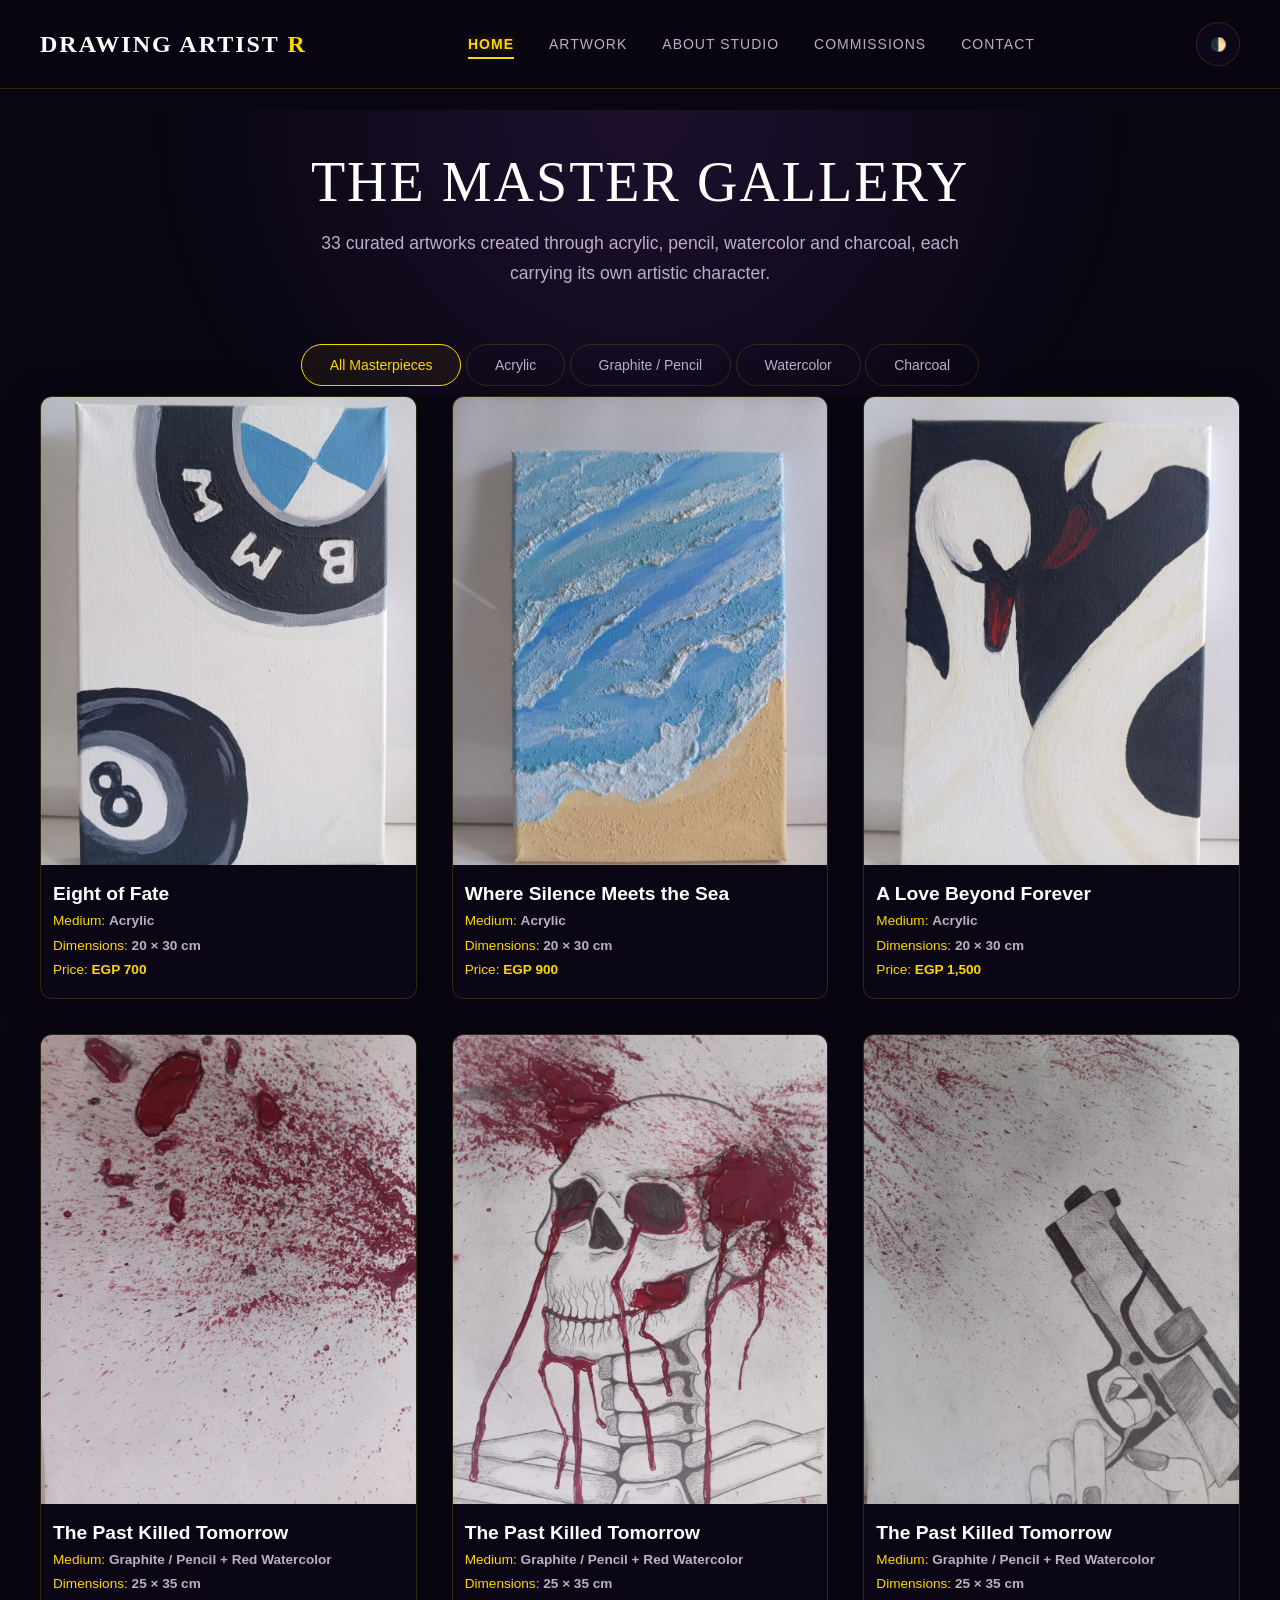
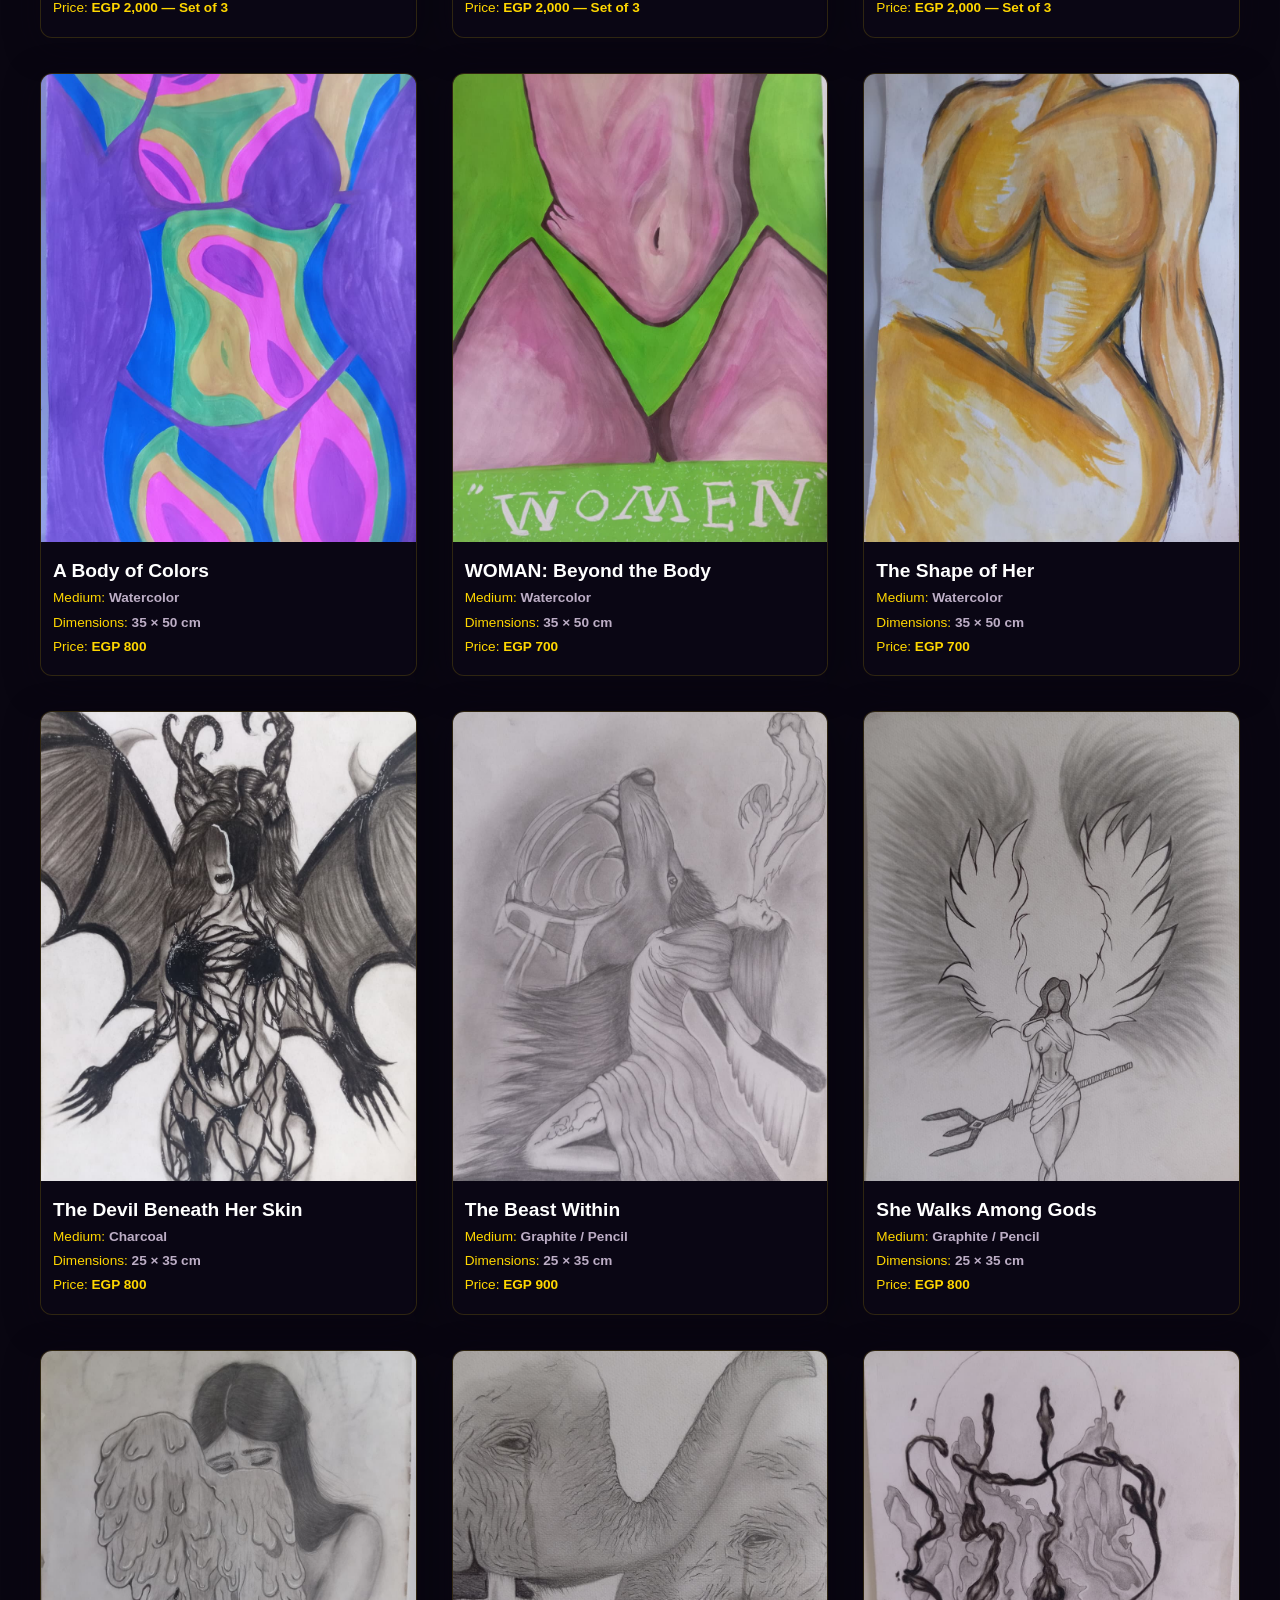
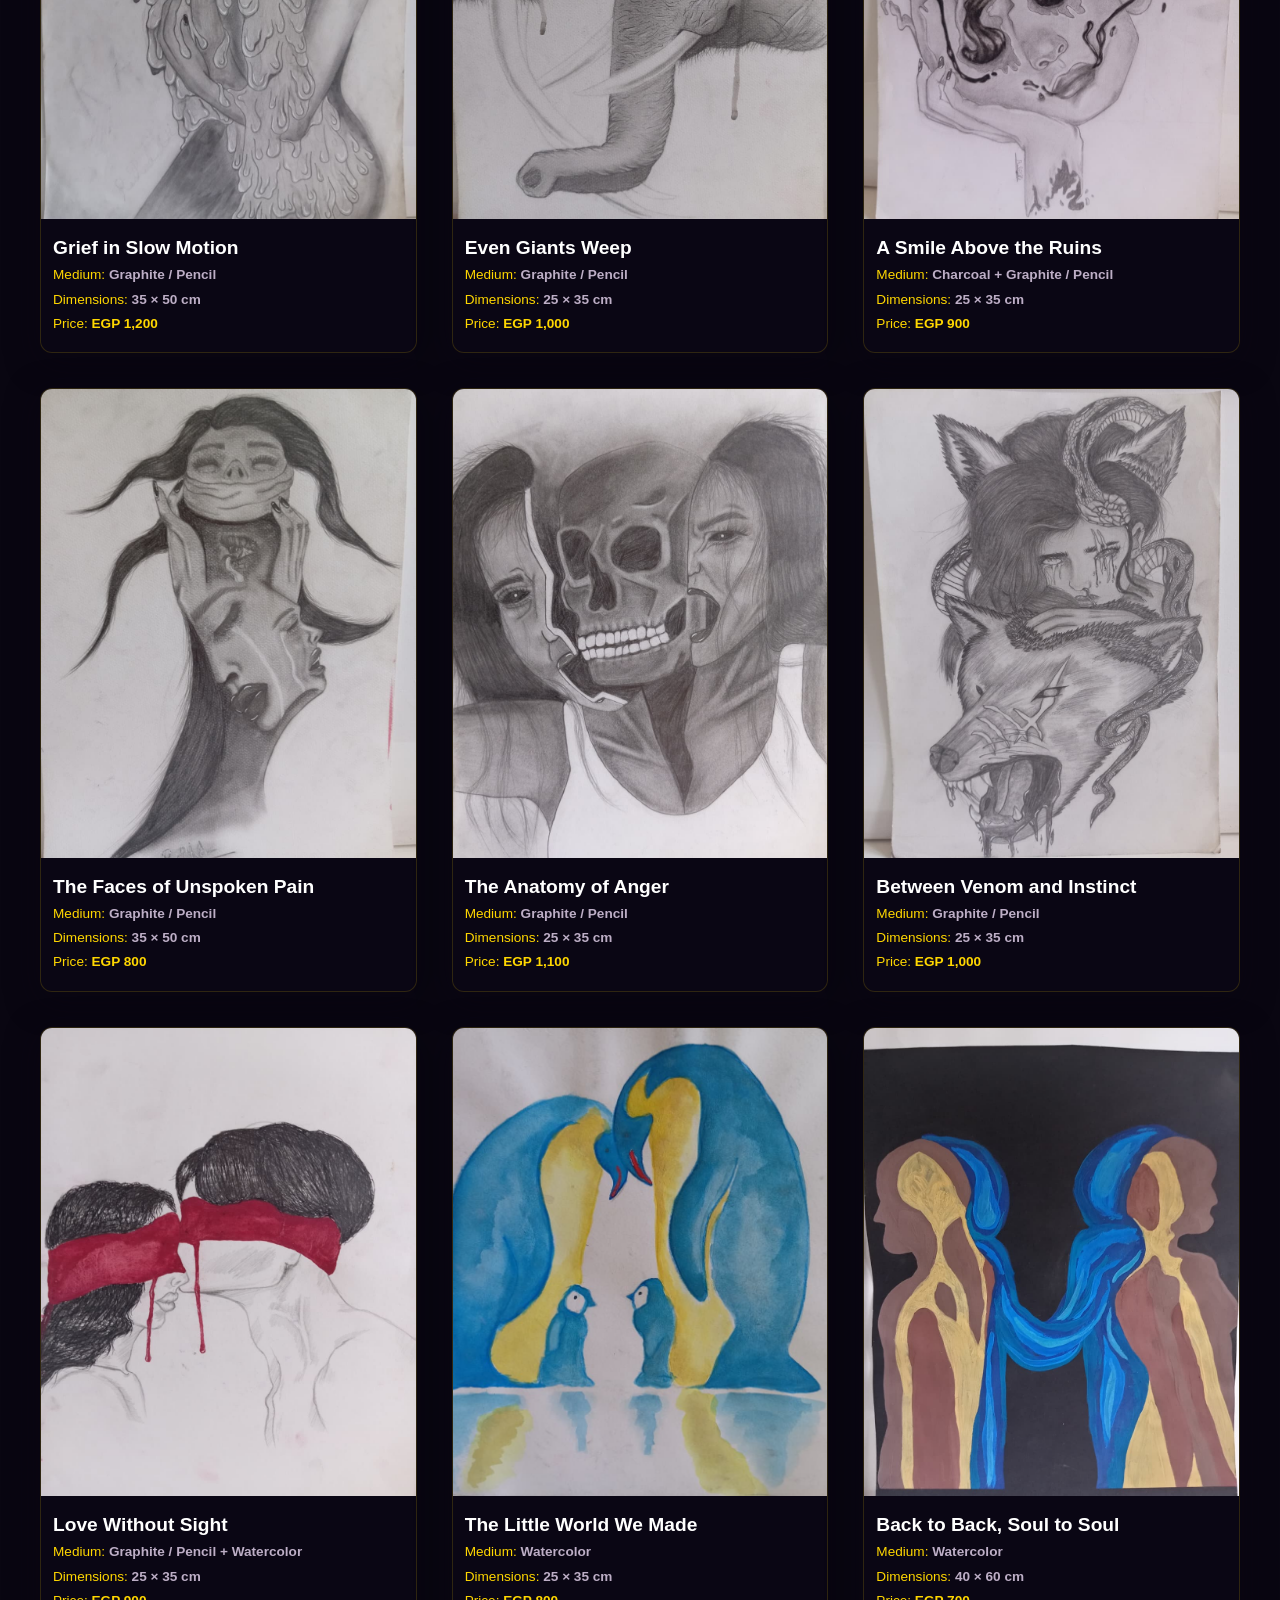
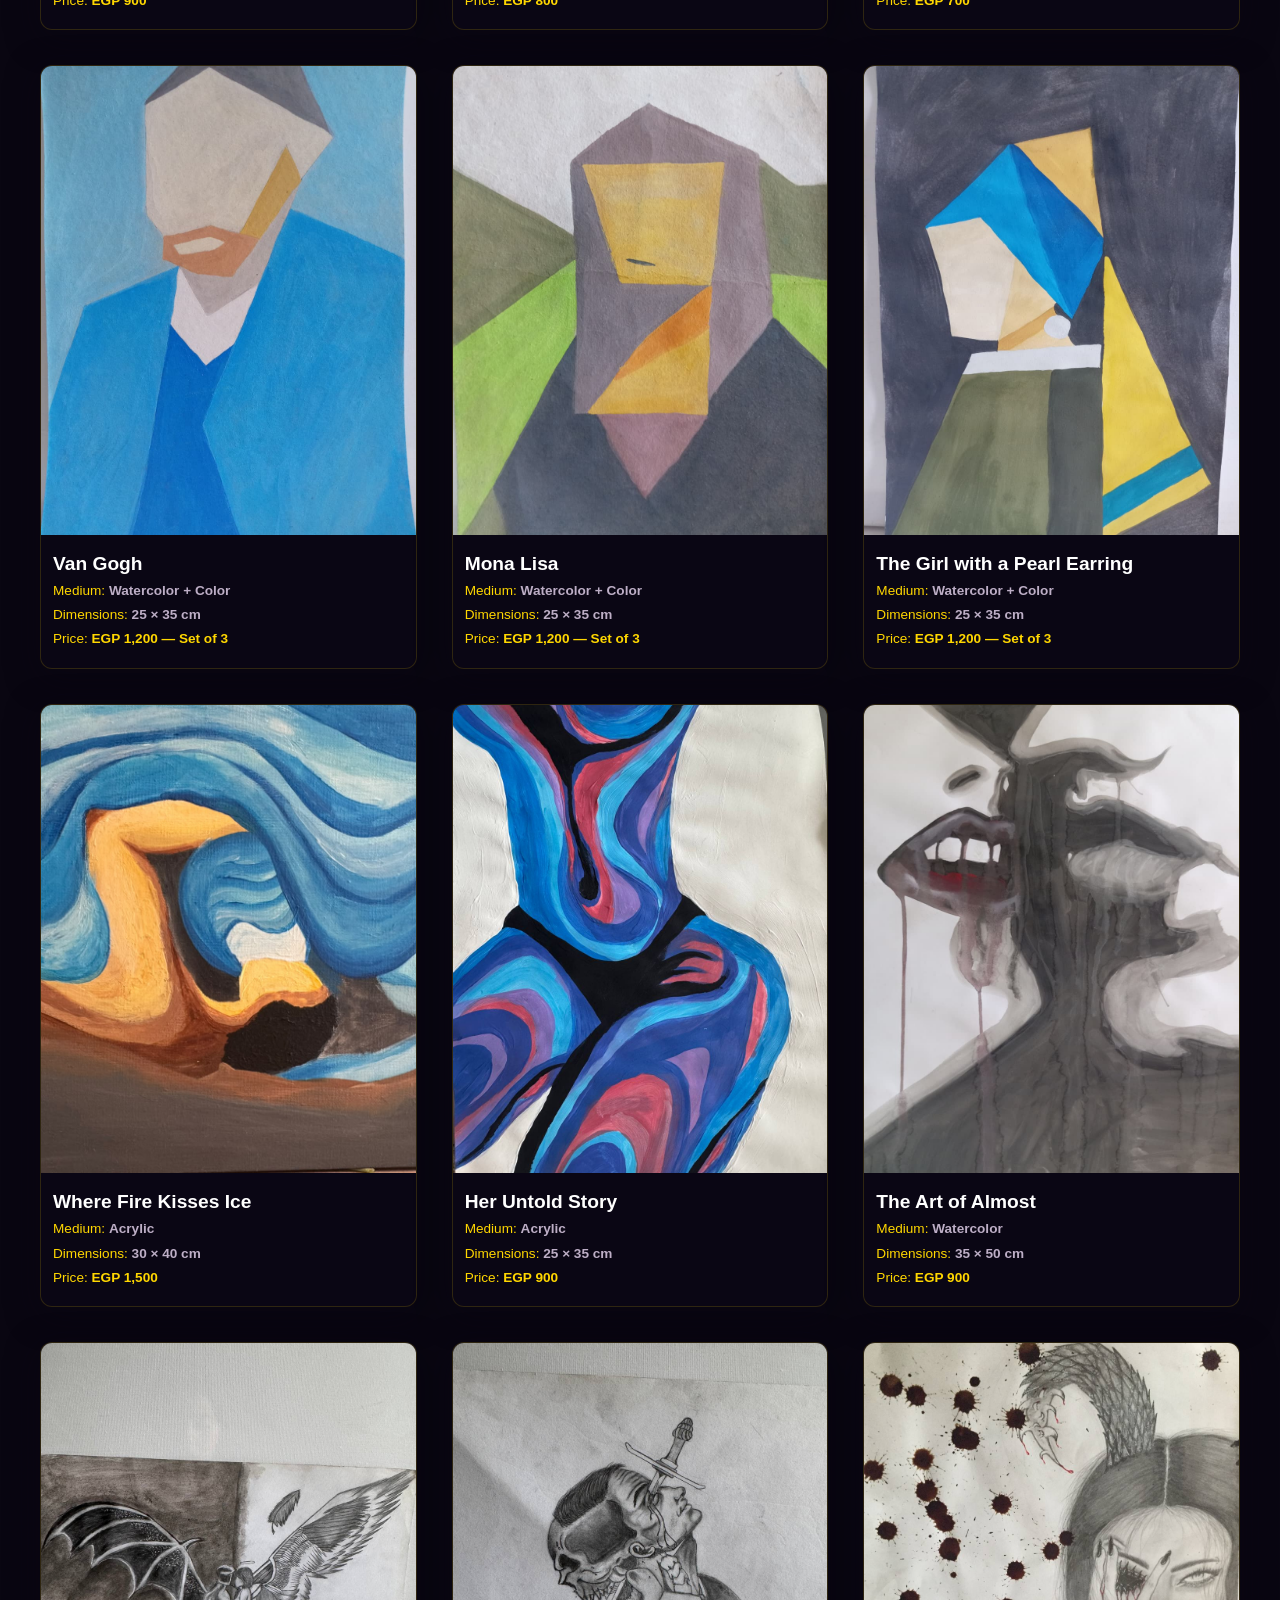
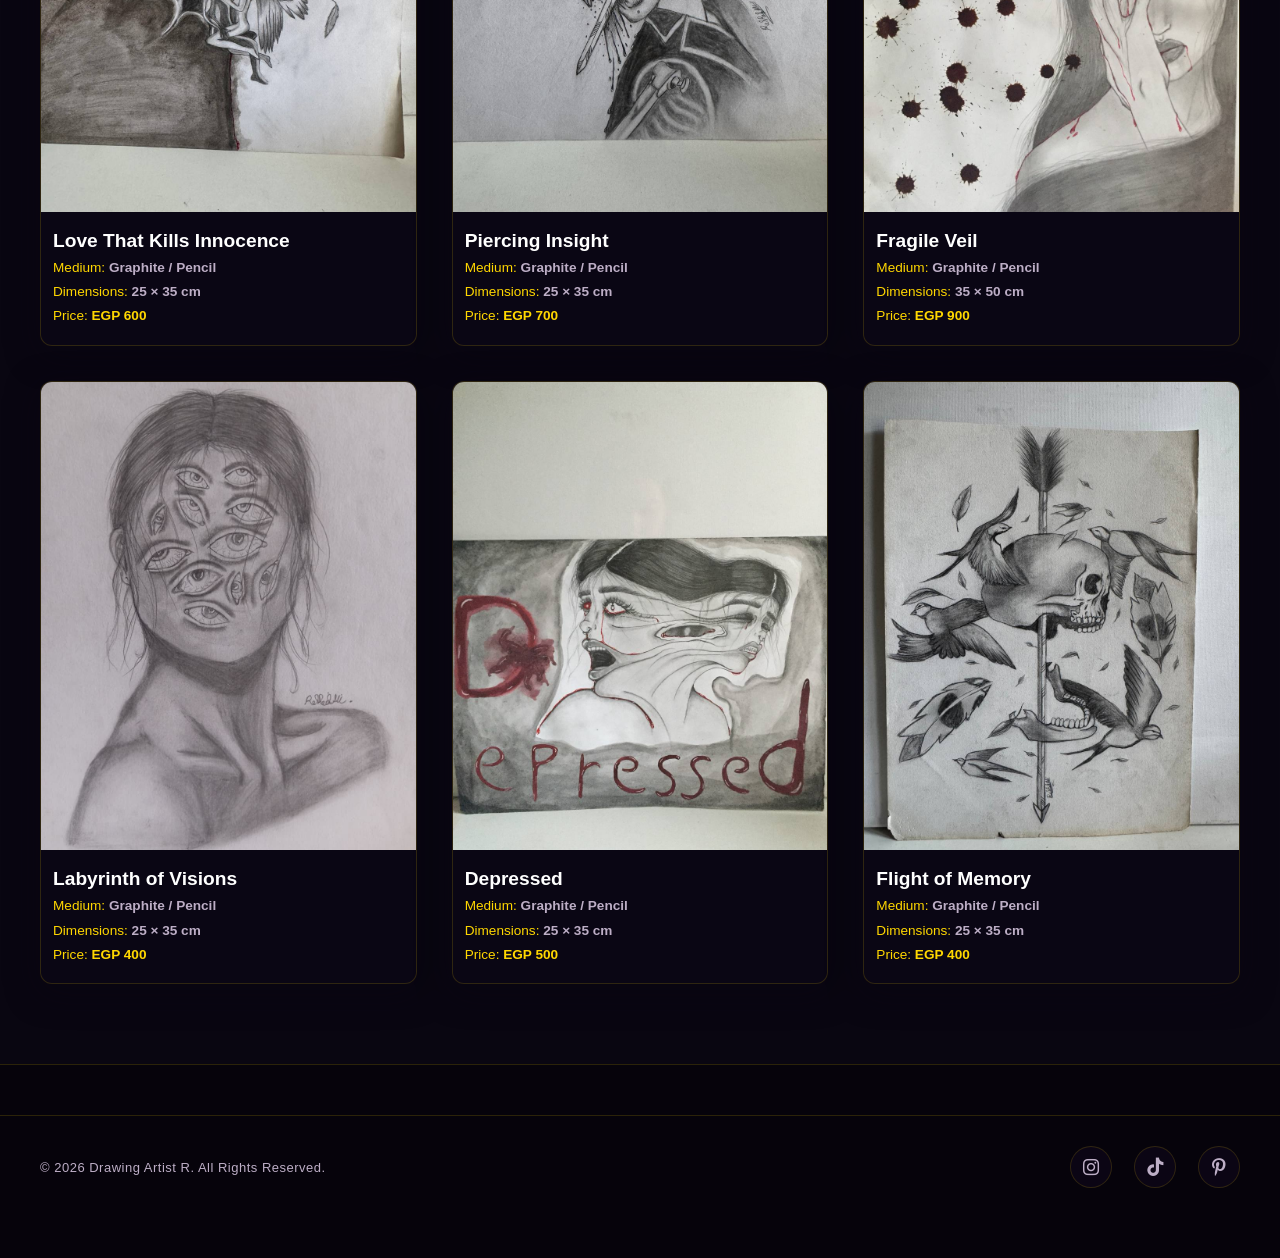
<file: index.html>
<!DOCTYPE html>
<html lang="en">

<head>

    <meta charset="UTF-8">

    <meta name="viewport"
          content="width=device-width, initial-scale=1.0">

    <title>
        Drawing Artist R | Masterpieces
    </title>


    <link rel="stylesheet"
          href="css/components.css">

    <link rel="stylesheet"
          href="css/animations.css">

    <link rel="stylesheet"
          href="css/responsive.css">

    <link rel="stylesheet"
          href="https://cdnjs.cloudflare.com/ajax/libs/font-awesome/6.4.2/css/all.min.css">

</head>


<body>


<!-- =====================================================
     HEADER
===================================================== -->

<header class="gallery-header">

    <div class="navbar-container">


        <a href="index.html"
           class="navbar-brand-logo">

            DRAWING ARTIST <span>R</span>

        </a>


        <nav class="main-navigation-links">


            <a href="index.html"
               class="nav-link-item active">

                Home

            </a>


            <a href="artwork.html"
               class="nav-link-item">

                Artwork

            </a>


            <a href="about.html"
               class="nav-link-item">

                About Studio

            </a>


            <a href="commission.html"
               class="nav-link-item">

                Commissions

            </a>


            <a href="contact.html"
               class="nav-link-item">

                Contact

            </a>


        </nav>


        <div class="nav-right-actions">


            <button
                class="theme-toggle-btn"
                id="theme-toggle">

                🌓

            </button>


            <button
                class="mobile-menu-toggle"
                id="menu-toggle">

                ☰

            </button>


        </div>


    </div>

</header>



<!-- =====================================================
     MOBILE MENU
===================================================== -->

<div
    class="nav-menu-mobile"
    id="mobile-menu">


    <a href="index.html"
       class="nav-link-item active">

        Home

    </a>


    <a href="artwork.html"
       class="nav-link-item">

        Artwork

    </a>


    <a href="about.html"
       class="nav-link-item">

        About Studio

    </a>


    <a href="commission.html"
       class="nav-link-item">

        Commissions

    </a>


    <a href="contact.html"
       class="nav-link-item">

        Contact

    </a>


</div>



<div class="page-wrapper">


<!-- =====================================================
     HERO
===================================================== -->

<section class="gallery-hero fade-up">


    <h1 class="hero-title">

        The Master Gallery

    </h1>


    <p class="hero-subtitle">

        33 curated artworks created through
        acrylic, pencil, watercolor and charcoal,
        each carrying its own artistic character.

    </p>


    <!-- FILTERS -->

<div class="filter-buttons">
    <button class="filter-btn active" data-filter="all">
        All Masterpieces
    </button>

    <button class="filter-btn" data-filter="acrylic">
        Acrylic
    </button>

    <button class="filter-btn" data-filter="graphite">
        Graphite / Pencil
    </button>

    <button class="filter-btn" data-filter="watercolor">
        Watercolor
    </button>

    <button class="filter-btn" data-filter="charcoal">
        Charcoal
    </button>
</div>

</section>



<!-- =====================================================
     GALLERY
===================================================== -->

<main class="gallery-section">


<div class="gallery-grid">



<!-- =====================================================
     ARTWORK 1
===================================================== -->

<div class="artwork-card">

    <div class="artwork-media">

        <img
            src="imgs/bmw.jpeg"
            alt="Gilded Shadows">


        <div class="artwork-overlay">


            <span class="art-badge">
                Fine Realism
            </span>


            <a
                href="artwork.html?id=1"
                class="btn-premium btn-premium-primary"
                style="margin-top:15px;">

                View Study

            </a>


        </div>

    </div>


    <div class="artwork-meta-info">


        <h3 class="artwork-title">
            Gilded Shadows
        </h3>


        <ul class="artwork-specs-list">

            <li>
                <span>Medium:</span>
                <strong class="spec-value">Acrylic</strong>
            </li>

            <li>
                <span>Dimensions:</span>
               <strong class="spec-value">20 × 30 cm</strong>
            </li>

            <li>
                <span>Price:</span>
                  <strong class="spec-value">EGP 700</strong>
            </li>

        </ul>


    </div>

</div>



<!-- =====================================================
     ARTWORK 2
===================================================== -->

<div class="artwork-card">

    <div class="artwork-media">

        <img
            src="imgs/sea canv.jpeg"
            alt="Neon Violet Neon">


        <div class="artwork-overlay">

            <span class="art-badge">
                Cinematic Anime
            </span>


            <a
                href="artwork.html?id=2"
                class="btn-premium btn-premium-primary"
                style="margin-top:15px;">

                View Study

            </a>

        </div>

    </div>


    <div class="artwork-meta-info">

        <h3 class="artwork-title">
            Neon Violet Neon
        </h3>


        <ul class="artwork-specs-list">

            <li>
                <span>Medium:</span>
                <strong class="spec-value">Acrylic</strong>
            </li>

            <li>
                <span>Dimensions:</span>
                   <strong class="spec-value">20 × 30 cm</strong>
            </li>

            <li>
                <span>Price:</span>
                  <strong class="spec-value">EGP 900</strong>
            </li>

        </ul>

    </div>

</div>



<!-- =====================================================
     ARTWORK 3
===================================================== -->

<div class="artwork-card">

    <div class="artwork-media">

        <img
            src="imgs/tow bakk.jpeg"
            alt="Graphite Soul">


        <div class="artwork-overlay">

            <span class="art-badge">
                Sketches
            </span>


            <a
                href="artwork.html?id=3"
                class="btn-premium btn-premium-primary"
                style="margin-top:15px;">

                View Study

            </a>

        </div>

    </div>


    <div class="artwork-meta-info">

        <h3 class="artwork-title">
            Graphite Soul
        </h3>


        <ul class="artwork-specs-list">

            <li>
                <span>Medium:</span>
                <strong class="spec-value">Acrylic</strong>
            </li>

            <li>
                <span>Dimensions:</span>
                  <strong class="spec-value">20 × 30 cm</strong>
            </li>

            <li>
                <span>Price:</span>
                <strong class="spec-value">EGP 1,500</strong>
            </li>

        </ul>

    </div>

</div>



<!-- =====================================================
     ARTWORK 4
===================================================== -->

<div class="artwork-card">

    <div class="artwork-media">

        <img
            src="imgs/3.jpeg"
            alt="Ethereal Bloom">


        <div class="artwork-overlay">

            <span class="art-badge">
                Fine Realism
            </span>


            <a
                href="artwork.html?id=4"
                class="btn-premium btn-premium-primary"
                style="margin-top:15px;">

                View Study

            </a>

        </div>

    </div>


    <div class="artwork-meta-info">

        <h3 class="artwork-title">
            Ethereal Bloom
        </h3>


        <ul class="artwork-specs-list">

            <li>
                <span>Medium:</span>
                  <strong class="spec-value">Pencil + Red Watercolor</strong> 
            </li>

            <li>
                <span>Dimensions:</span>
                  <strong class="spec-value">25 × 35 cm</strong>
            </li>

            <li>
                <span>Price:</span>
               <strong class="spec-value"> EGP 2,000 — Set of 3</strong>
            </li>

        </ul>

    </div>

</div>



<!-- =====================================================
     ARTWORK 5
===================================================== -->

<div class="artwork-card">

    <div class="artwork-media">

        <img
            src="imgs/2.jpeg"
            alt="Midnight Ronin">


        <div class="artwork-overlay">

            <span class="art-badge">
                Cinematic Anime
            </span>


            <a
                href="artwork.html?id=5"
                class="btn-premium btn-premium-primary"
                style="margin-top:15px;">

                View Study

            </a>

        </div>

    </div>


    <div class="artwork-meta-info">

        <h3 class="artwork-title">
            Midnight Ronin
        </h3>


        <ul class="artwork-specs-list">

            <li>
                <span>Medium:</span>
                 <strong class="spec-value">Pencil + Red Watercolor</strong>
            </li>

            <li>
                <span>Dimensions:</span>
                   <strong class="spec-value">25 × 35 cm</strong>
            </li>

            <li>
                <span>Price:</span>
                 <strong class="spec-value"> EGP 2,000 — Set of 3</strong>
            </li>

        </ul>

    </div>

</div>



<!-- =====================================================
     ARTWORK 6
===================================================== -->

<div class="artwork-card">

    <div class="artwork-media">

        <img
            src="imgs/1.jpeg"
            alt="Cyber Architecture">


        <div class="artwork-overlay">

            <span class="art-badge">
                Sketches
            </span>


            <a
                href="artwork.html?id=6"
                class="btn-premium btn-premium-primary"
                style="margin-top:15px;">

                View Study

            </a>

        </div>

    </div>


    <div class="artwork-meta-info">

        <h3 class="artwork-title">
            Cyber Architecture
        </h3>


        <ul class="artwork-specs-list">

            <li>
                <span>Medium:</span>
                 <strong class="spec-value">Pencil + Red Watercolor</strong>
            </li>

            <li>
                <span>Dimensions:</span>
                    <strong class="spec-value">25 × 35 cm</strong>
            </li>

            <li>
                <span>Price:</span>
               <strong class="spec-value"> EGP 2,000 — Set of 3</strong>
            </li>

        </ul>

    </div>

</div>



<!-- =====================================================
     ARTWORK 7
===================================================== -->

<div class="artwork-card">

    <div class="artwork-media">

        <img
            src="imgs/bikini.jpeg"
            alt="Luminescent Gaze">


        <div class="artwork-overlay">

            <span class="art-badge">
                Fine Realism
            </span>


            <a
                href="artwork.html?id=7"
                class="btn-premium btn-premium-primary"
                style="margin-top:15px;">

                View Study

            </a>

        </div>

    </div>


    <div class="artwork-meta-info">

        <h3 class="artwork-title">
            Luminescent Gaze
        </h3>


        <ul class="artwork-specs-list">

            <li>
                <span>Medium:</span>
                <strong class="spec-value">Watercolor</strong> 
            </li>

            <li>
                <span>Dimensions:</span>
                <strong class="spec-value"> 35 × 50 cm</strong>
            </li>

            <li>
                <span>Price:</span>
                 <strong class="spec-value">EGP 800</strong>
            </li>

        </ul>

    </div>

</div>



<!-- =====================================================
     ARTWORK 8
===================================================== -->

<div class="artwork-card">

    <div class="artwork-media">

        <img
            src="imgs/women coler.jpeg"
            alt="Stardust Horizon">


        <div class="artwork-overlay">

            <span class="art-badge">
                Cinematic Anime
            </span>


            <a
                href="artwork.html?id=8"
                class="btn-premium btn-premium-primary"
                style="margin-top:15px;">

                View Study

            </a>

        </div>

    </div>


    <div class="artwork-meta-info">

        <h3 class="artwork-title">
            Stardust Horizon
        </h3>


        <ul class="artwork-specs-list">

            <li>
                <span>Medium:</span>
                <strong class="spec-value">Watercolor</strong>
            </li>

            <li>
                <span>Dimensions:</span>
                 <strong class="spec-value"> 35 × 50 cm</strong>
            </li>

            <li>
                <span>Price:</span>
               <strong class="spec-value">EGP 700</strong>
            </li>

        </ul>

    </div>

</div>



<!-- =====================================================
     ARTWORK 9
===================================================== -->

<div class="artwork-card">

    <div class="artwork-media">

        <img
            src="imgs/body women.jpeg"
            alt="Anatomical Harmony">


        <div class="artwork-overlay">

            <span class="art-badge">
                Sketches
            </span>


            <a
                href="artwork.html?id=9"
                class="btn-premium btn-premium-primary"
                style="margin-top:15px;">

                View Study

            </a>

        </div>

    </div>


    <div class="artwork-meta-info">

        <h3 class="artwork-title">
            Anatomical Harmony
        </h3>


        <ul class="artwork-specs-list">

            <li>
                <span>Medium:</span>
               <strong class="spec-value">Watercolor</strong> 
            </li>

            <li>
                <span>Dimensions:</span>
              <strong class="spec-value"> 35 × 50 cm</strong>
            </li>

            <li>
                <span>Price:</span>
              <strong class="spec-value">EGP 700</strong>
            </li>

        </ul>

    </div>

</div>



<!-- =====================================================
     ARTWORK 10
===================================================== -->

<div class="artwork-card">

    <div class="artwork-media">

        <img
            src="imgs/evil women.jpeg"
            alt="Sovereign Crown">


        <div class="artwork-overlay">

            <span class="art-badge">
                Fine Realism
            </span>


            <a
                href="artwork.html?id=10"
                class="btn-premium btn-premium-primary"
                style="margin-top:15px;">

                View Study

            </a>

        </div>

    </div>


    <div class="artwork-meta-info">

        <h3 class="artwork-title">
            Sovereign Crown
        </h3>


        <ul class="artwork-specs-list">

            <li>
                <span>Medium:</span>
               <strong class="spec-value">Charcoal</strong> 
            </li>

            <li>
                <span>Dimensions:</span>
               <strong class="spec-value">25 × 35 cm</strong> 
            </li>

            <li>
                <span>Price:</span>
             <strong class="spec-value">EGP 800</strong>
            </li>

        </ul>

    </div>

</div>



<!-- =====================================================
     ARTWORK 11
===================================================== -->

<div class="artwork-card">

    <div class="artwork-media">

        <img
            src="imgs/die and woif women.jpeg"
            alt="Chroma District">


        <div class="artwork-overlay">

            <span class="art-badge">
                Cinematic Anime
            </span>


            <a
                href="artwork.html?id=11"
                class="btn-premium btn-premium-primary"
                style="margin-top:15px;">

                View Study

            </a>

        </div>

    </div>


    <div class="artwork-meta-info">

        <h3 class="artwork-title">
            Chroma District
        </h3>


        <ul class="artwork-specs-list">

            <li>
                <span>Medium:</span>
                 <strong class="spec-value">Pencil</strong>
            </li>

            <li>
                <span>Dimensions:</span>
                 <strong class="spec-value">25 × 35 cm</strong> 
            </li>

            <li>
                <span>Price:</span>
                 <strong class="spec-value">EGP 900</strong>
            </li>

        </ul>

    </div>

</div>



<!-- =====================================================
     ARTWORK 12
===================================================== -->

<div class="artwork-card">

    <div class="artwork-media">

        <img
            src="imgs/power women.jpeg"
            alt="The Silent Atlas">


        <div class="artwork-overlay">

            <span class="art-badge">
                Sketches
            </span>


            <a
                href="artwork.html?id=12"
                class="btn-premium btn-premium-primary"
                style="margin-top:15px;">

                View Study

            </a>

        </div>

    </div>


    <div class="artwork-meta-info">

        <h3 class="artwork-title">
            The Silent Atlas
        </h3>


        <ul class="artwork-specs-list">

            <li>
                <span>Medium:</span>
                <strong class="spec-value">Pencil</strong>
            </li>

            <li>
                <span>Dimensions:</span>
            <strong class="spec-value">25 × 35 cm</strong> 
            </li>

            <li>
                <span>Price:</span>
                <strong class="spec-value">EGP 800</strong>
            </li>

        </ul>

    </div>

</div>



<!-- =====================================================
     ARTWORK 13
===================================================== -->

<div class="artwork-card">

    <div class="artwork-media">

        <img
            src="imgs/regret women.jpeg"
            alt="Cyber Architecture">


        <div class="artwork-overlay">

            <span class="art-badge">
                Sketches
            </span>


            <a
                href="artwork.html?id=13"
                class="btn-premium btn-premium-primary"
                style="margin-top:15px;">

                View Study

            </a>

        </div>

    </div>


    <div class="artwork-meta-info">

        <h3 class="artwork-title">
            Cyber Architecture
        </h3>


        <ul class="artwork-specs-list">

            <li>
                <span>Medium:</span>
                <strong class="spec-value">Pencil</strong> 
            </li>

            <li>
                <span>Dimensions:</span>
               <strong class="spec-value">35 × 50 cm</strong> 
            </li>

            <li>
                <span>Price:</span>
               <strong class="spec-value"> EGP 1,200</strong>
            </li>

        </ul>

    </div>

</div>



<!-- =====================================================
     ARTWORK 14
===================================================== -->

<div class="artwork-card">

    <div class="artwork-media">

        <img
            src="imgs/elph.jpeg"
            alt="Luminescent Gaze">


        <div class="artwork-overlay">

            <span class="art-badge">
                Fine Realism
            </span>


            <a
                href="artwork.html?id=14"
                class="btn-premium btn-premium-primary"
                style="margin-top:15px;">

                View Study

            </a>

        </div>

    </div>


    <div class="artwork-meta-info">

        <h3 class="artwork-title">
            Luminescent Gaze
        </h3>


        <ul class="artwork-specs-list">

            <li>
                <span>Medium:</span>
               <strong class="spec-value"> Pencil</strong>
            </li>

            <li>
                <span>Dimensions:</span>
                 <strong class="spec-value">25 × 35 cm</strong> 
            </li>

            <li>
                <span>Price:</span>
               <strong class="spec-value">EGP 1,000</strong>
            </li>

        </ul>

    </div>

</div>



<!-- =====================================================
     ARTWORK 15
===================================================== -->

<div class="artwork-card">

    <div class="artwork-media">

        <img
            src="imgs/sad smile.jpeg"
            alt="Stardust Horizon">


        <div class="artwork-overlay">

            <span class="art-badge">
                Cinematic Anime
            </span>


            <a
                href="artwork.html?id=15"
                class="btn-premium btn-premium-primary"
                style="margin-top:15px;">

                View Study

            </a>

        </div>

    </div>


    <div class="artwork-meta-info">

        <h3 class="artwork-title">
            Stardust Horizon
        </h3>


        <ul class="artwork-specs-list">

            <li>
                <span>Medium:</span>
                <strong class="spec-value">Charcoal + Pencil</strong>
            </li>

            <li>
                <span>Dimensions:</span>
              <strong class="spec-value">25 × 35 cm</strong> 
            </li>

            <li>
                <span>Price:</span>
               <strong class="spec-value">EGP 900</strong>
            </li>

        </ul>

    </div>

</div>



<!-- =====================================================
     ARTWORK 16
===================================================== -->

<div class="artwork-card">

    <div class="artwork-media">

        <img
            src="imgs/sad womens.jpeg"
            alt="Anatomical Harmony">


        <div class="artwork-overlay">

            <span class="art-badge">
                Sketches
            </span>


            <a
                href="artwork.html?id=16"
                class="btn-premium btn-premium-primary"
                style="margin-top:15px;">

                View Study

            </a>

        </div>

    </div>


    <div class="artwork-meta-info">

        <h3 class="artwork-title">
            Anatomical Harmony
        </h3>


        <ul class="artwork-specs-list">

            <li>
                <span>Medium:</span>
               <strong class="spec-value"> Pencil</strong>
            </li>

            <li>
                <span>Dimensions:</span>
              <strong class="spec-value">35 × 50 cm</strong> 
            </li>

            <li>
                <span>Price:</span>
               <strong class="spec-value">EGP 800</strong>
            </li>

        </ul>

    </div>

</div>



<!-- =====================================================
     ARTWORK 17
===================================================== -->

<div class="artwork-card">

    <div class="artwork-media">

        <img
            src="imgs/women  narvos.jpeg"
            alt="Sovereign Crown">


        <div class="artwork-overlay">

            <span class="art-badge">
                Fine Realism
            </span>


            <a
                href="artwork.html?id=17"
                class="btn-premium btn-premium-primary"
                style="margin-top:15px;">

                View Study

            </a>

        </div>

    </div>


    <div class="artwork-meta-info">

        <h3 class="artwork-title">
            Sovereign Crown
        </h3>


        <ul class="artwork-specs-list">

            <li>
                <span>Medium:</span>
              <strong class="spec-value"> Pencil</strong>
            </li>

            <li>
                <span>Dimensions:</span>
              <strong class="spec-value">25 × 35 cm</strong> 
            </li>

            <li>
                <span>Price:</span>
              <strong class="spec-value">EGP 1,100</strong> 
            </li>

        </ul>

    </div>

</div>



<!-- =====================================================
     ARTWORK 18
===================================================== -->

<div class="artwork-card">

    <div class="artwork-media">

        <img
            src="imgs/snack woif scar.jpeg"
            alt="Chroma District">


        <div class="artwork-overlay">

            <span class="art-badge">
                Cinematic Anime
            </span>


            <a
                href="artwork.html?id=18"
                class="btn-premium btn-premium-primary"
                style="margin-top:15px;">

                View Study

            </a>

        </div>

    </div>


    <div class="artwork-meta-info">

        <h3 class="artwork-title">
            Chroma District
        </h3>


        <ul class="artwork-specs-list">

            <li>
                <span>Medium:</span>
               <strong class="spec-value">Pencil</strong> 
            </li>

            <li>
                <span>Dimensions:</span>
              <strong class="spec-value">25 × 35 cm</strong> 
            </li>

            <li>
                <span>Price:</span>
              <strong class="spec-value">EGP 1,000</strong>
            </li>

        </ul>

    </div>

</div>



<!-- =====================================================
     ARTWORK 19
===================================================== -->

<div class="artwork-card">

    <div class="artwork-media">

        <img
            src="imgs/red love.jpeg"
            alt="The Silent Atlas">


        <div class="artwork-overlay">

            <span class="art-badge">
                Sketches
            </span>


            <a
                href="artwork.html?id=19"
                class="btn-premium btn-premium-primary"
                style="margin-top:15px;">

                View Study

            </a>

        </div>

    </div>


    <div class="artwork-meta-info">

        <h3 class="artwork-title">
            The Silent Atlas
        </h3>


        <ul class="artwork-specs-list">

            <li>
                <span>Medium:</span>
               <strong class="spec-value">Pencil + Watercolor</strong>
            </li>

            <li>
                <span>Dimensions:</span>
                   <strong class="spec-value">25 × 35 cm</strong> 
            </li>

            <li>
                <span>Price:</span>
              <strong class="spec-value">EGP 900</strong>
            </li>

        </ul>

    </div>

</div>



<!-- =====================================================
     ARTWORK 20
===================================================== -->

<div class="artwork-card">

    <div class="artwork-media">

        <img
            src="imgs/batrek coler.jpeg"
            alt="Neon Violet Neon">


        <div class="artwork-overlay">

            <span class="art-badge">
                Cinematic Anime
            </span>


            <a
                href="artwork.html?id=20"
                class="btn-premium btn-premium-primary"
                style="margin-top:15px;">

                View Study

            </a>

        </div>

    </div>


    <div class="artwork-meta-info">

        <h3 class="artwork-title">
            Neon Violet Neon
        </h3>


        <ul class="artwork-specs-list">

            <li>
                <span>Medium:</span>

              <strong class="spec-value"> Watercolor</strong>
            </li>

            <li>
                <span>Dimensions:</span>
                   <strong class="spec-value">25 × 35 cm</strong> 
            </li>

            <li>
                <span>Price:</span>
              <strong class="spec-value">EGP 800</strong>  
            </li>

        </ul>

    </div>

</div>



<!-- =====================================================
     ARTWORK 21
===================================================== -->

<div class="artwork-card">

    <div class="artwork-media">

        <img
            src="imgs/love colrt blk.jpeg"
            alt="Neon Violet Neon">


        <div class="artwork-overlay">

            <span class="art-badge">
                Cinematic Anime
            </span>


            <a
                href="artwork.html?id=21"
                class="btn-premium btn-premium-primary"
                style="margin-top:15px;">

                View Study

            </a>

        </div>

    </div>


    <div class="artwork-meta-info">

        <h3 class="artwork-title">
            Neon Violet Neon
        </h3>


        <ul class="artwork-specs-list">

            <li>
                <span>Medium:</span>
              <strong class="spec-value">Watercolor</strong>
            </li>

            <li>
                <span>Dimensions:</span>
                 <strong class="spec-value">40 × 60 cm</strong> 
            </li>

            <li>
                <span>Price:</span>
              <strong class="spec-value">EGP 700</strong>
              </li>

        </ul>

    </div>

</div>



<!-- =====================================================
     ARTWORK 22
===================================================== -->

<div class="artwork-card">

    <div class="artwork-media">

        <img
            src="imgs/van go.jpeg"
            alt="Van Go">


        <div class="artwork-overlay">

            <span class="art-badge">
                Cinematic Anime
            </span>


            <a
                href="artwork.html?id=22"
                class="btn-premium btn-premium-primary"
                style="margin-top:15px;">

                View Study

            </a>

        </div>

    </div>


    <div class="artwork-meta-info">

        <h3 class="artwork-title">
            Van Go
        </h3>


        <ul class="artwork-specs-list">

            <li>
                <span>Medium:</span>
               <strong class="spec-value">Watercolor</strong>
            </li>

            <li>
                <span>Dimensions:</span>
                   <strong class="spec-value">25 × 35 cm</strong> 
            </li>

            <li>
                <span>Price:</span>
              <strong class="spec-value"> EGP 1,200 — Set of 3</strong> 
            </li>

        </ul>

    </div>

</div>



<!-- =====================================================
     ARTWORK 23
===================================================== -->

<div class="artwork-card">

    <div class="artwork-media">

        <img
            src="imgs/monaliza.jpeg"
            alt="Mona Lisa">


        <div class="artwork-overlay">

            <span class="art-badge">
                Cinematic Anime
            </span>


            <a
                href="artwork.html?id=23"
                class="btn-premium btn-premium-primary"
                style="margin-top:15px;">

                View Study

            </a>

        </div>

    </div>


    <div class="artwork-meta-info">

        <h3 class="artwork-title">
            Mona Lisa
        </h3>


        <ul class="artwork-specs-list">

            <li>
                <span>Medium:</span>
              <strong class="spec-value"> Watercolor</strong>
            </li>

            <li>
                <span>Dimensions:</span>
                    <strong class="spec-value">25 × 35 cm</strong> 
            </li>

            <li>
                <span>Price:</span>
             <strong class="spec-value"> EGP 1,200 — Set of 3</strong> 
            </li>

        </ul>

    </div>

</div>



<!-- =====================================================
     ARTWORK 24
===================================================== -->

<div class="artwork-card">

    <div class="artwork-media">

        <img
            src="imgs/women van.jpeg"
            alt="Women Van">


        <div class="artwork-overlay">

            <span class="art-badge">
                Cinematic Anime
            </span>


            <a
                href="artwork.html?id=24"
                class="btn-premium btn-premium-primary"
                style="margin-top:15px;">

                View Study

            </a>

        </div>

    </div>


    <div class="artwork-meta-info">

        <h3 class="artwork-title">
            Women Van
        </h3>


        <ul class="artwork-specs-list">

            <li>
                <span>Medium:</span>
  <strong class="spec-value"> Watercolor</strong> 
            </li>

            <li>
                <span>Dimensions:</span>
                      <strong class="spec-value">25 × 35 cm</strong> 
            </li>

            <li>
                <span>Price:</span>
                <strong class="spec-value"> EGP 1,200 — Set of 3</strong>
            </li>

        </ul>

    </div>

</div>



<!-- =====================================================
     ARTWORK 25
===================================================== -->

<div class="artwork-card">

    <div class="artwork-media">

        <img
            src="imgs/cold.jpeg"
            alt="Artwork 25">


        <div class="artwork-overlay">

            <span class="art-badge">
                Fine Realism
            </span>


            <a
                href="artwork.html?id=25"
                class="btn-premium btn-premium-primary"
                style="margin-top:15px;">

                View Study

            </a>

        </div>

    </div>


    <div class="artwork-meta-info">

        <h3 class="artwork-title">
            Acrylic Artwork
        </h3>


        <ul class="artwork-specs-list">

            <li>
                <span>Medium:</span>
              <strong class="spec-value">Acrylic </strong> 
            </li>

            <li>
                <span>Dimensions:</span>
                   <strong class="spec-value">30 × 40 cm</strong> 
            </li>

            <li>
                <span>Price:</span>
             <strong class="spec-value">EGP 1,500 </strong> 
            </li>

        </ul>

    </div>

</div>





<div class="artwork-card">

    <div class="artwork-media">

        <img
            src="imgs/bodycc.jpg"
            alt="Stardust Horizon">


        <div class="artwork-overlay">

            <span class="art-badge">
                Cinematic Anime
            </span>


            <a
                href="artwork.html?id=26"
                class="btn-premium btn-premium-primary"
                style="margin-top:15px;">

                View Study

            </a>

        </div>

    </div>


    <div class="artwork-meta-info">

        <h3 class="artwork-title">
            Stardust Horizon
        </h3>


        <ul class="artwork-specs-list">

            <li>
                <span>Medium:</span>
                <strong class="spec-value">Acrylic </strong> 
            </li>

            <li>
                <span>Dimensions:</span>
                      <strong class="spec-value">25 × 35 cm</strong> 
            </li>

            <li>
                <span>Price:</span>
               <strong class="spec-value">EGP 900</strong>
            </li>

        </ul>

    </div>

</div>




<div class="artwork-card">

    <div class="artwork-media">

        <img
            src="imgs/tow lips.jpeg"
            alt="Stardust Horizon">


        <div class="artwork-overlay">

            <span class="art-badge">
                Cinematic Anime
            </span>


            <a
                href="artwork.html?id=27"
                class="btn-premium btn-premium-primary"
                style="margin-top:15px;">

                View Study

            </a>

        </div>

    </div>


    <div class="artwork-meta-info">

        <h3 class="artwork-title">
            Stardust Horizon
        </h3>


        <ul class="artwork-specs-list">

            <li>
                <span>Medium:</span>
                <strong class="spec-value"> Watercolor</strong> 
            </li>

            <li>
                <span>Dimensions:</span>
                     <strong class="spec-value">35 × 50 cm</strong> 
            </li>

            <li>
                <span>Price:</span>
               <strong class="spec-value">EGP 900</strong>
            </li>

        </ul>

    </div>

</div>


<div class="artwork-card">

    <div class="artwork-media">

        <img
            src="imgs/141414.jpg"
            alt="Love That Kills Innocence">


        <div class="artwork-overlay">

            <span class="art-badge">
                Fine Realism
            </span>


            <a
                href="artwork.html?id=28"
                class="btn-premium btn-premium-primary"
                style="margin-top:15px;">

                View Study

            </a>

        </div>

    </div>


    <div class="artwork-meta-info">

        <h3 class="artwork-title">
         Love That Kills Innocence
        </h3>


        <ul class="artwork-specs-list">

            <li>
                <span>Medium:</span>
                  <strong class="spec-value">Pencil</strong> 
            </li>

            <li>
                <span>Dimensions:</span>
                     <strong class="spec-value">25 × 35 cm</strong>  
            </li>

            <li>
                <span>Price:</span>
               <strong class="spec-value"> EGP 600</strong>
            </li>

        </ul>

    </div>

</div>


<div class="artwork-card">

    <div class="artwork-media">

        <img
            src="imgs/151515.jpg"
            alt="Piercing Insight">


        <div class="artwork-overlay">

            <span class="art-badge">
                Fine Realism
            </span>


            <a
                href="artwork.html?id=29"
                class="btn-premium btn-premium-primary"
                style="margin-top:15px;">

                View Study

            </a>

        </div>

    </div>


    <div class="artwork-meta-info">

        <h3 class="artwork-title">
         Piercing Insight
        </h3>


        <ul class="artwork-specs-list">

            <li>
                <span>Medium:</span>
                  <strong class="spec-value">Pencil </strong> 
            </li>

            <li>
                <span>Dimensions:</span>
                  <strong class="spec-value">25 × 35 cm</strong> 
            </li>

            <li>
                <span>Price:</span>
               <strong class="spec-value"> EGP 700</strong>
            </li>

        </ul>

    </div>

</div>


<div class="artwork-card">

    <div class="artwork-media">

        <img
            src="imgs/eyes women.jpeg"
            alt="Fragile Veil">


        <div class="artwork-overlay">

            <span class="art-badge">
                Fine Realism
            </span>


            <a
                href="artwork.html?id=30"
                class="btn-premium btn-premium-primary"
                style="margin-top:15px;">

                View Study

            </a>

        </div>

    </div>


    <div class="artwork-meta-info">

        <h3 class="artwork-title">
          Fragile Veil
        </h3>


        <ul class="artwork-specs-list">

            <li>
                <span>Medium:</span>
                  <strong class="spec-value">Pencil </strong> 
            </li>

            <li>
                <span>Dimensions:</span>
               <strong class="spec-value"> 35 × 50 cm</strong> 
            </li>

            <li>
                <span>Price:</span>
               <strong class="spec-value"> EGP 900</strong>
            </li>

        </ul>

    </div>
</div>

<div class="artwork-card">

    <div class="artwork-media">

        <img
            src="imgs/999.jpg"
            alt="Labyrinth of Visions">


        <div class="artwork-overlay">

            <span class="art-badge">
                Fine Realism
            </span>


            <a
                href="artwork.html?id=31"
                class="btn-premium btn-premium-primary"
                style="margin-top:15px;">

                View Study

            </a>

        </div>

    </div>


    <div class="artwork-meta-info">

        <h3 class="artwork-title">
          Labyrinth of Visions
        </h3>


        <ul class="artwork-specs-list">

            <li>
                <span>Medium:</span>
                  <strong class="spec-value">Pencil </strong> 
            </li>

            <li>
                <span>Dimensions:</span>
                     <strong class="spec-value">25 × 35 cm</strong> 
            </li>

            <li>
                <span>Price:</span>
               <strong class="spec-value"> EGP 400</strong>
            </li>

        </ul>

    </div>
</div>

    
<div class="artwork-card">

    <div class="artwork-media">

        <img
            src="imgs/1010101.jpg"
            alt="Depressed">


        <div class="artwork-overlay">

            <span class="art-badge">
                Fine Realism
            </span>


            <a
                href="artwork.html?id=32"
                class="btn-premium btn-premium-primary"
                style="margin-top:15px;">

                View Study

            </a>

        </div>

    </div>


    <div class="artwork-meta-info">

        <h3 class="artwork-title">
         Depressed
        </h3>


        <ul class="artwork-specs-list">

            <li>
                <span>Medium:</span>
                  <strong class="spec-value">Pencil </strong> 
            </li>

            <li>
                <span>Dimensions:</span>
                     <strong class="spec-value">25 × 35 cm</strong> 
            </li>

            <li>
                <span>Price:</span>
               <strong class="spec-value"> EGP 500</strong>
            </li>

        </ul>

    </div>
</div>

    
<div class="artwork-card">

    <div class="artwork-media">

        <img
            src="imgs/3333.jpg"
            alt="Flight of Memory">


        <div class="artwork-overlay">

            <span class="art-badge">
                Fine Realism
            </span>


            <a
                href="artwork.html?id=33"
                class="btn-premium btn-premium-primary"
                style="margin-top:15px;">

                View Study

            </a>

        </div>

    </div>


    <div class="artwork-meta-info">

        <h3 class="artwork-title">
        Flight of Memory
        </h3>


        <ul class="artwork-specs-list">

            <li>
                <span>Medium:</span>
                  <strong class="spec-value">Pencil </strong> 
            </li>

            <li>
                <span>Dimensions:</span>
                    <strong class="spec-value">25 × 35 cm</strong>  
            </li>

            <li>
                <span>Price:</span>
               <strong class="spec-value"> EGP 400</strong>
            </li>

        </ul>

    </div>
</div>




</div>

</div>

</main>




<!-- =====================================================
     FOOTER
===================================================== -->

<footer class="gallery-footer">


    <div
        class="footer-container"
        style="
            display:flex;
            justify-content:space-between;
            align-items:center;
            padding:
                30px
                var(--site-padding,40px);
            border-top:
                1px solid
                var(--glass-border);
        "
    >


        <span
            class="footer-copyright"
            style="
                font-size:13px;
                color:var(--gallery-subtext);
                letter-spacing:0.5px;
            "
        >

            &copy; 2026 Drawing Artist R.
            All Rights Reserved.

        </span>



        <div
            class="footer-social-networks"
            style="
                display:flex;
                gap:22px;
            "
        >


            <a
                href="https://www.instagram.com/drowing_artist_r?igsh=MTlwZjltbG41dG9mNQ=="
                target="_blank"
                rel="noopener noreferrer"
                class="social-icon-link"
                aria-label="Instagram"
            >

                <i class="fab fa-instagram"></i>

            </a>



            <a
                href="http://www.tiktok.com/@raghdart25"
                target="_blank"
                rel="noopener noreferrer"
                class="social-icon-link"
                aria-label="TikTok"
            >

                <i class="fab fa-tiktok"></i>

            </a>



            <a
                href="https://pin.it/4g1s0yDaM"
                target="_blank"
                rel="noopener noreferrer"
                class="social-icon-link"
                aria-label="Pinterest"
            >

                <i class="fab fa-pinterest-p"></i>

            </a>


        </div>


    </div>


</footer>



<!-- =====================================================
     FOOTER STYLE
===================================================== -->

<style>


    .footer-social-networks
    .social-icon-link {

        color:
            var(--gallery-subtext, #8e8294);

        font-size:
            1.15rem;

        text-decoration:
            none;

        transition:
            transform 0.3s ease,
            color 0.3s ease,
            filter 0.3s ease;

    }



    .footer-social-networks
    .social-icon-link:hover {

        color:
            var(--gallery-accent, #c5a880);

        transform:
            translateY(-3px);

        filter:
            drop-shadow(
                0 0 6px
                var(--gallery-accent, #c5a880)
            );

    }



    /* PRICE */

    .artwork-specs-list li:last-child {

        color:
            var(--gallery-accent);

        font-weight:
            700;

    }



    /* MOBILE */

    @media (max-width:700px) {

        .footer-container {

            flex-direction:
                column !important;

            gap:
                20px;

            text-align:
                center;

        }

    }


</style>



<!-- =====================================================
     JAVASCRIPT
===================================================== -->

<script src="js/main.js"></script>


</body>

</html>
</file>
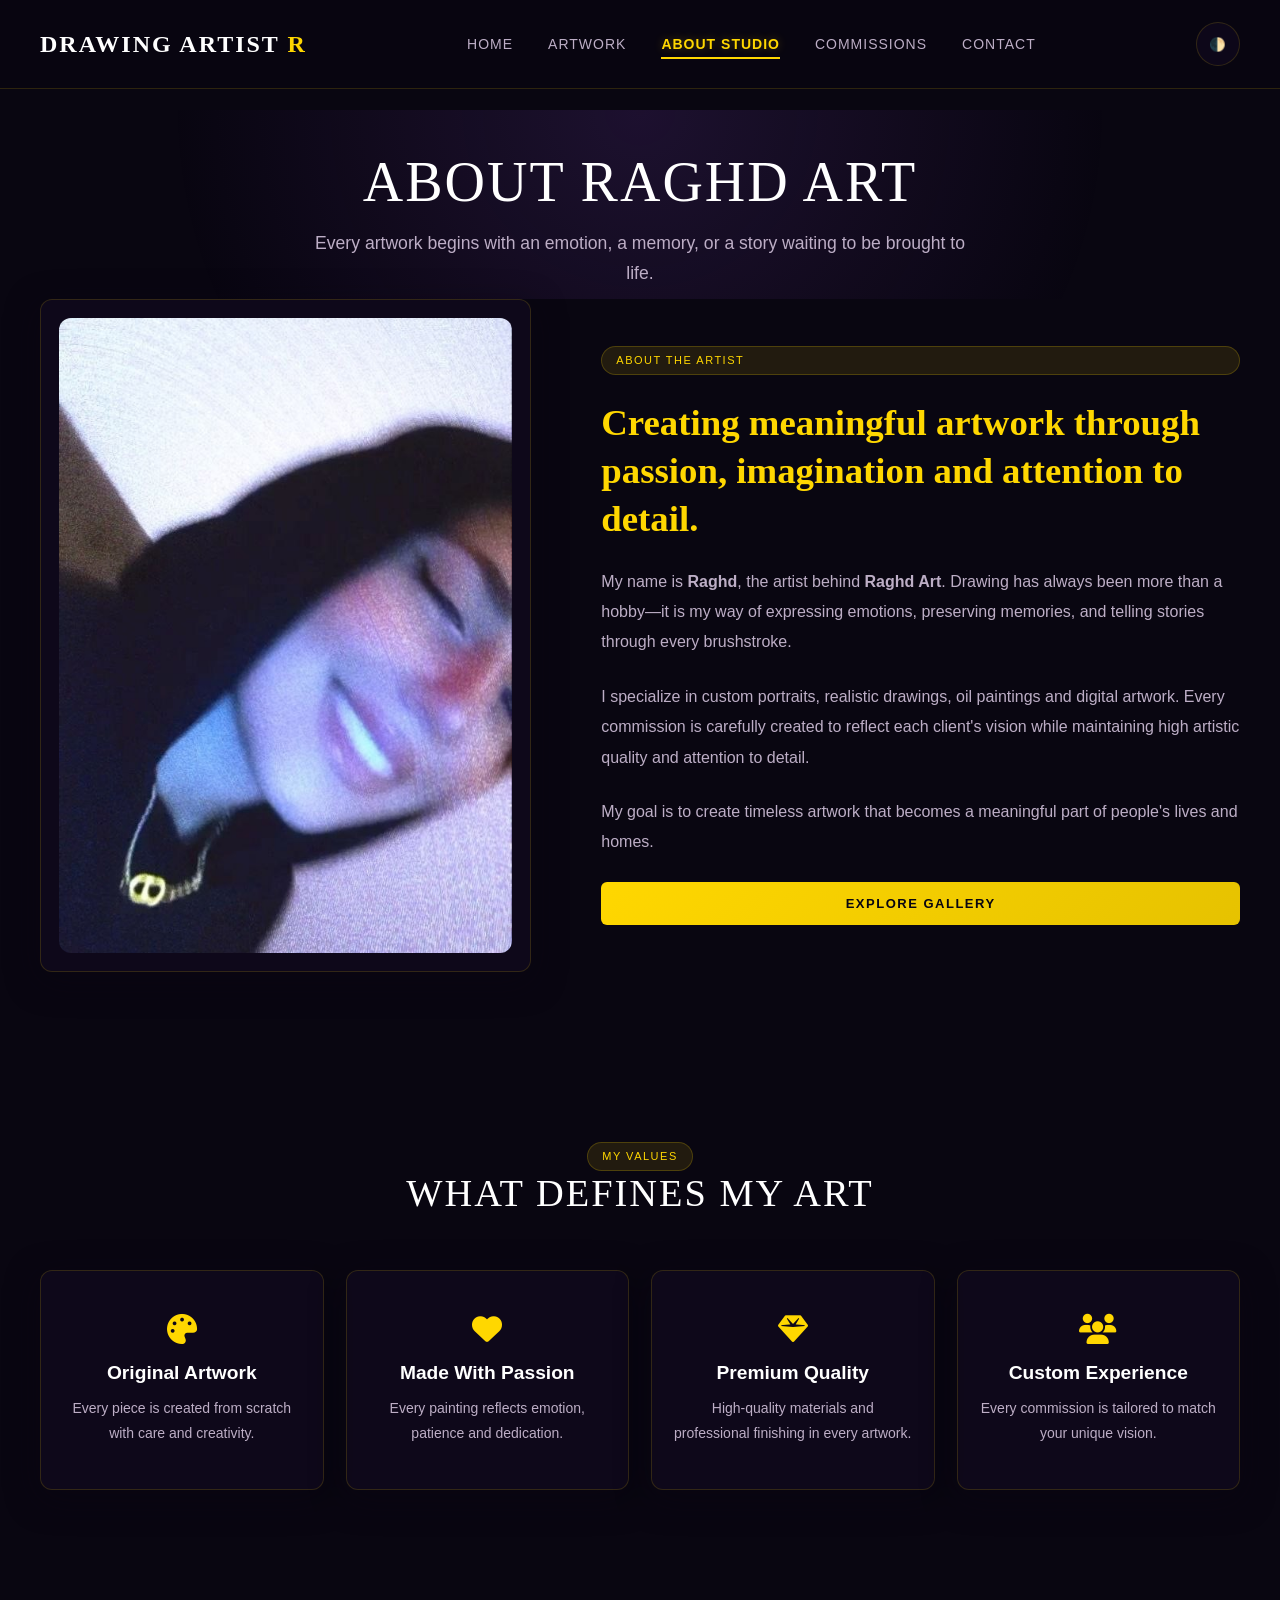
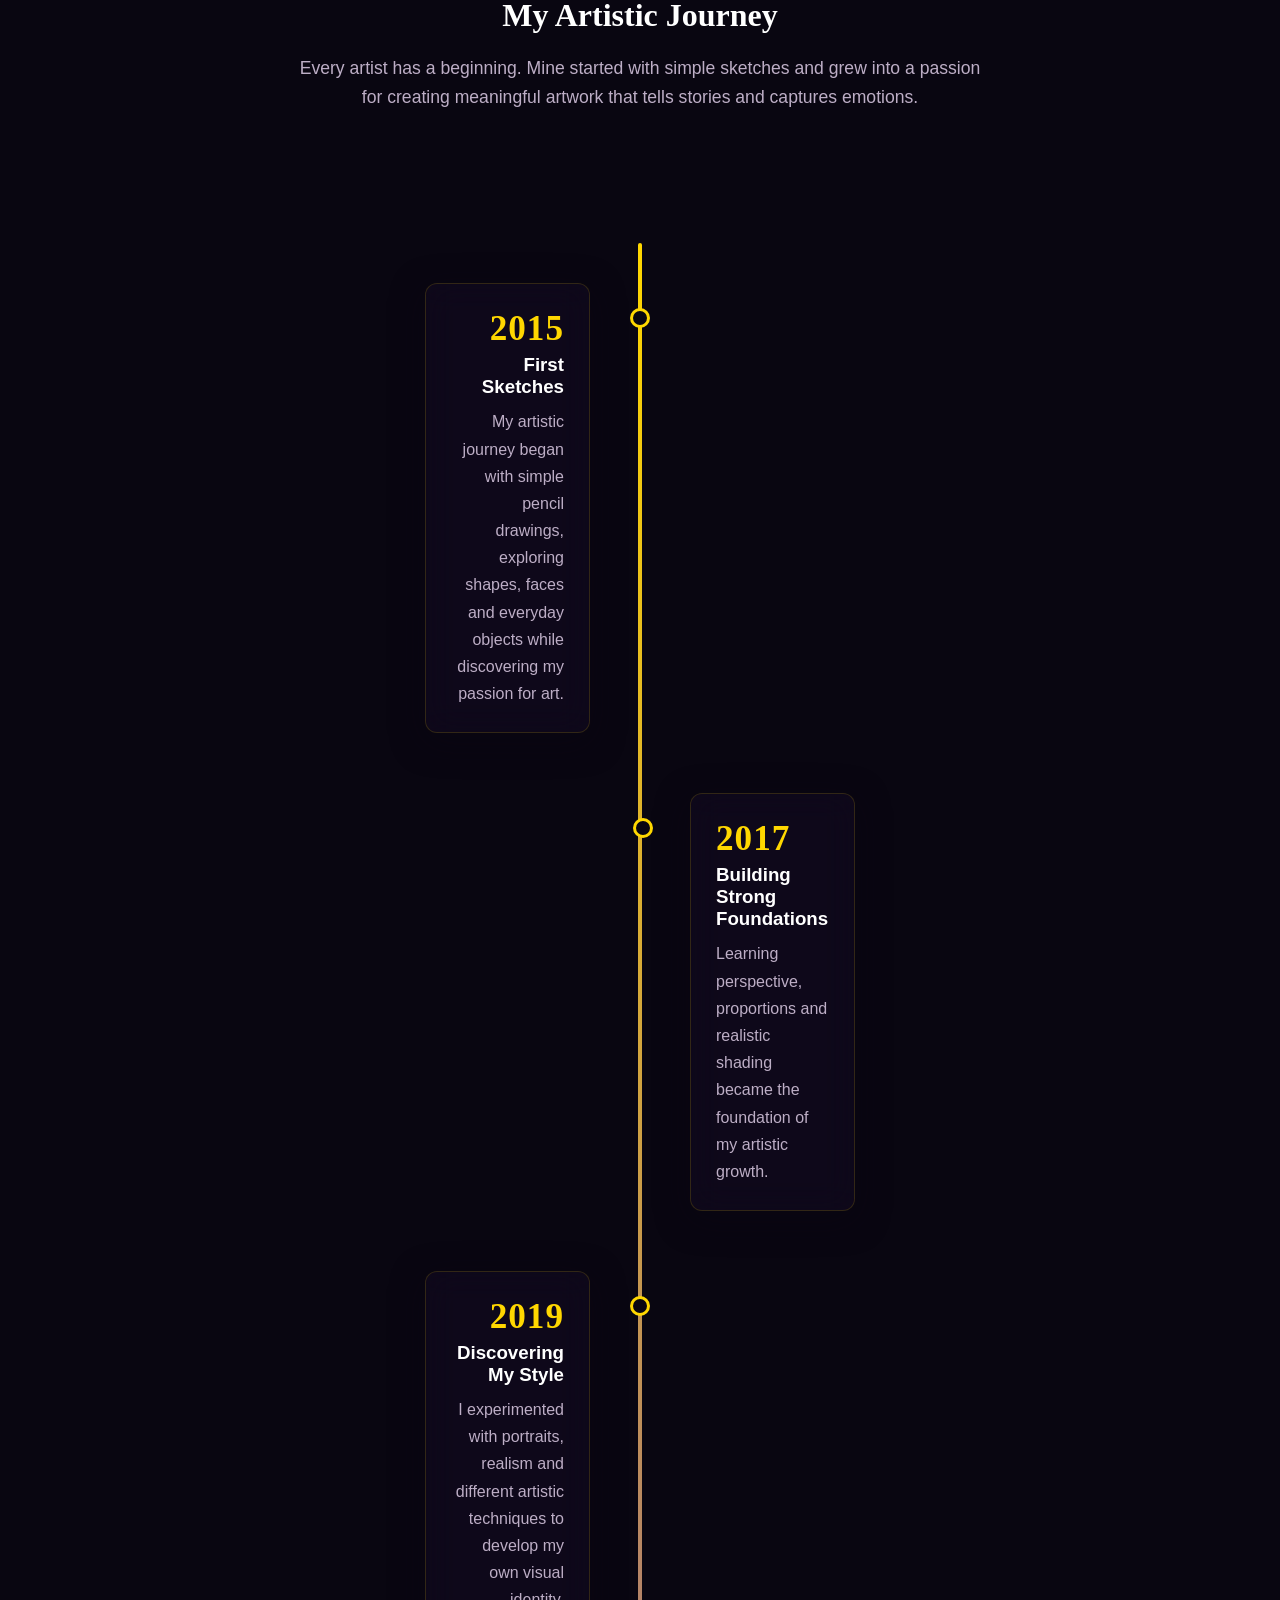
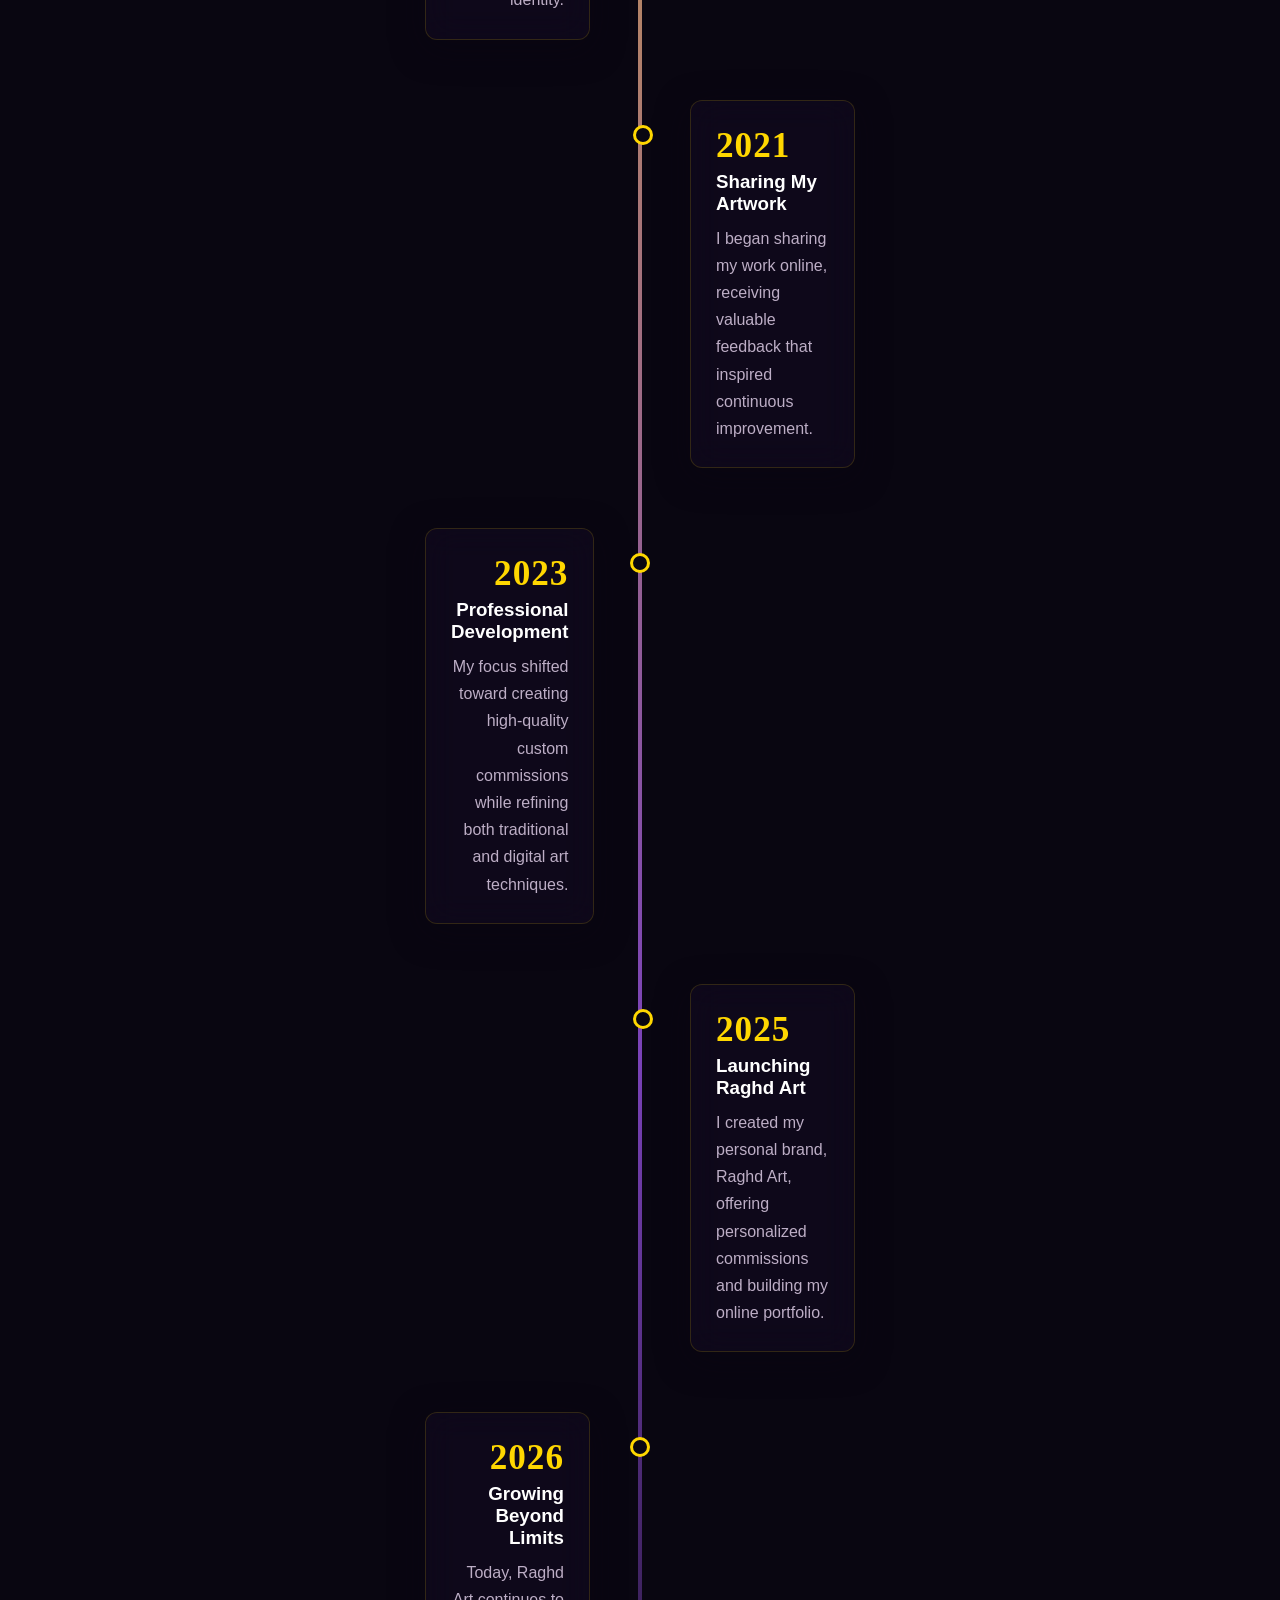
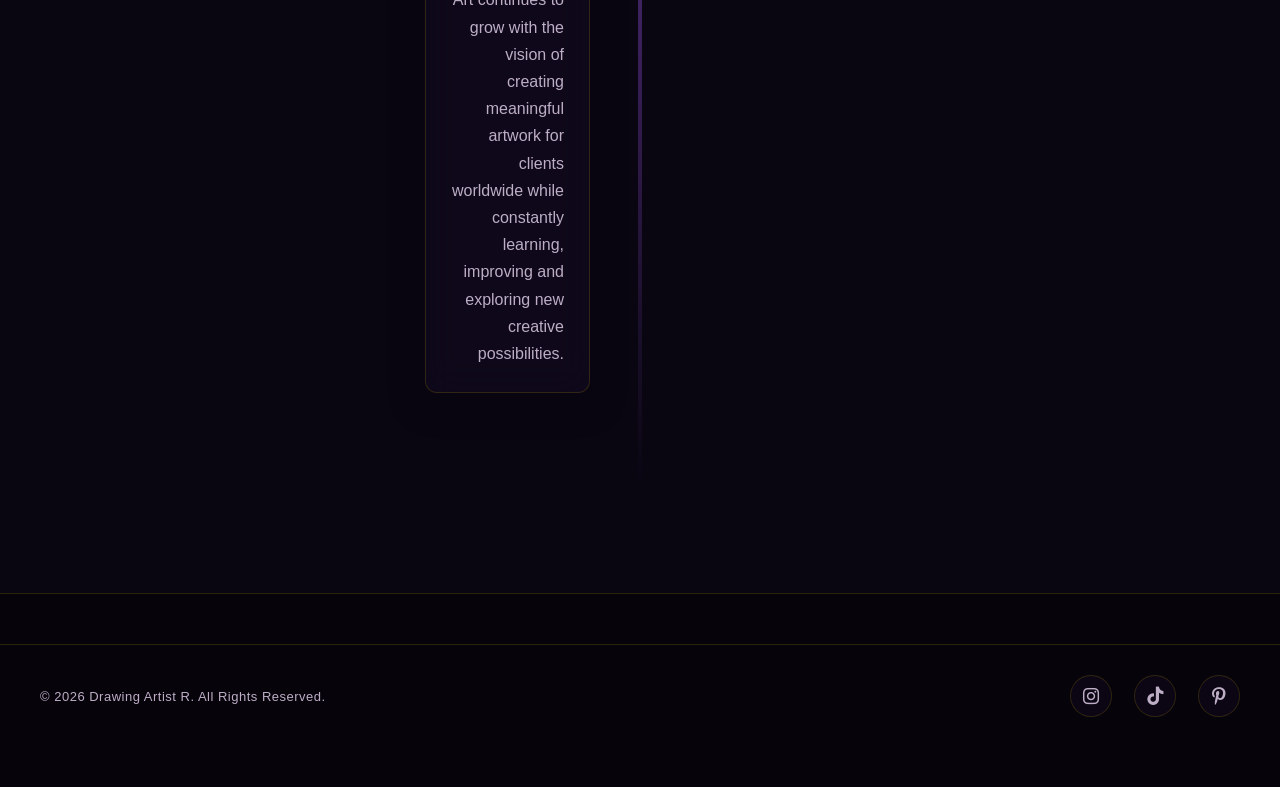
<file: about.html>
<!DOCTYPE html>
<html lang="en">
<head>
    <meta charset="UTF-8">
    <meta name="viewport" content="width=device-width, initial-scale=1.0">
    <title>The Studio Philosophy | Drawing Artist R</title>
    <link rel="stylesheet" href="css/components.css">
    <link rel="stylesheet" href="css/animations.css">
    <link rel="stylesheet" href="css/responsive.css">
    <link rel="stylesheet" href="https://cdnjs.cloudflare.com/ajax/libs/font-awesome/6.4.2/css/all.min.css">
    <style>
        /* ─── هندسة الخط الزمني القوسي الفريد ─── */
        .timeline-curve-wrapper {
            position: relative;
            max-width: 900px;
            margin: 60px auto 100px auto;
            padding: 40px 20px;
        }

        /* العمود الفقري المقوس الممتد لأسفل */
        .timeline-main-curve {
            position: absolute;
            top: 0;
            left: 50%;
            transform: translateX(-50%);
            width: 4px;
            height: 100%;
            background: linear-gradient(to bottom, var(--gallery-accent) 0%, var(--gallery-purple) 70%, transparent 100%);
            border-radius: 4px;
        }

        /* الفروع المنبثقة من المنحنى الرئيسي */
        .timeline-branch-node {
            position: relative;
            width: 50%;
            margin-bottom: 60px;
            box-sizing: border-box;
        }

        /* الفروع الفردية (على اليسار) */
        .timeline-branch-node.left-branch {
            left: 0;
            padding-right: 50px;
            text-align: right;
        }

        /* الفروع الزوجية (على اليمين) */
        .timeline-branch-node.right-branch {
            left: 50%;
            padding-left: 50px;
            text-align: left;
        }

        /* النقطة المركزية الفاخرة للربط بين المنحنى والفرع */
        .timeline-branch-node::after {
            content: '';
            position: absolute;
            top: 25px;
            width: 14px;
            height: 14px;
            background: var(--gallery-dark);
            border: 3px solid var(--gallery-accent);
            border-radius: 50%;
            z-index: 5;
            transition: var(--transition-smooth);
        }

        .timeline-branch-node.left-branch::after { right: -10px; }
        .timeline-branch-node.right-branch::after { left: -7px; }

        .timeline-branch-node:hover::after {
            background: var(--gallery-accent);
            box-shadow: 0 0 12px var(--gallery-accent);
            transform: scale(1.3);
        }

        /* السنوات البارزة الفخمة */
        .branch-year-badge {
            font-family: 'Playfair Display', serif;
            font-size: 2.2rem;
            font-weight: 700;
            color: var(--gallery-accent);
            margin-bottom: 5px;
            display: block;
            letter-spacing: 1px;
        }

        /* كروت فروع تفاصيل السنين */
        .branch-card-content {
            display: inline-block;
            max-width: 380px;
            padding: 25px;
            transition: var(--transition-smooth);
        }

        /* هوفر احترافي عند الإشارة للفروع */
        .branch-card-content:hover {
            transform: translateY(-5px);
            border-color: var(--gallery-purple);
        }

        /* للتوافق مع شاشات الموبايل حتى لا يتداخل القوس */
        @media (max-width: 768px) {
            .timeline-main-curve { left: 20px; transform: none; }
            .timeline-branch-node { width: 100%; left: 0 !important; padding-left: 45px !important; padding-right: 0 !important; text-align: left !important; }
            .timeline-branch-node::after { left: 12px !important; right: auto !important; }
        }
    </style>
</head>
<body>

    <header class="gallery-header">
        <div class="navbar-container">
            <a href="index.html" class="navbar-brand-logo">DRAWING ARTIST <span>R</span></a>
            <nav class="main-navigation-links">
                <a href="index.html" class="nav-link-item">Home</a>
                <a href="artwork.html" class="nav-link-item">Artwork</a>
                <a href="about.html" class="nav-link-item active">About Studio</a>
                <a href="commission.html" class="nav-link-item">Commissions</a>
                <a href="contact.html" class="nav-link-item">Contact</a>
            </nav>
                <div class="nav-right-actions">

    <button class="theme-toggle-btn" id="theme-toggle">
        🌓
    </button>

    <button class="mobile-menu-toggle" id="menu-toggle">
        ☰
    </button>

</div>
    </header>
<div id="mobile-menu" class="nav-menu-mobile">

    <a href="index.html" class="nav-link-item">Home</a>

    <a href="artwork.html" class="nav-link-item">Artwork</a>

    <a href="about.html" class="nav-link-item">About Studio</a>

    <a href="commission.html" class="nav-link-item">Commissions</a>

    <a href="contact.html" class="nav-link-item">Contact</a>

</div>

    <div class="nav-menu-mobile" id="mobile-menu">
        <a href="index.html" class="nav-link-item">Home</a>
        <a href="artwork.html" class="nav-link-item">gallery</a>
        <a href="about.html" class="nav-link-item active">About Studio</a>
        <a href="commission.html" class="nav-link-item">Commissions</a>
        <a href="contact.html" class="nav-link-item">Contact</a>
    </div>



<div class="page-wrapper">

    <section class="gallery-hero fade-up">

        <h1 class="hero-title">
            About Raghd Art
        </h1>

        <p class="hero-subtitle">
            Every artwork begins with an emotion, a memory, or a story waiting to be brought to life.
        </p>

    </section>

    <main class="gallery-section fade-up">

        <div class="about-layout">

            <div class="glass-panel about-image-card">

                <img src="imgs/mee.jpg"
                     alt="Raghd Art">

            </div>

            <div class="about-content">

                <span class="art-badge">

                    About The Artist

                </span>

                <h2>

                    Creating meaningful artwork through passion, imagination and attention to detail.

                </h2>

                <p>

                    My name is <strong>Raghd</strong>, the artist behind <strong>Raghd Art</strong>.
                    Drawing has always been more than a hobby—it is my way of expressing emotions, preserving memories, and telling stories through every brushstroke.

                </p>

                <p>

                    I specialize in custom portraits, realistic drawings, oil paintings and digital artwork. Every commission is carefully created to reflect each client's vision while maintaining high artistic quality and attention to detail.

                </p>

                <p>

                    My goal is to create timeless artwork that becomes a meaningful part of people's lives and homes.

                </p>

                <a href="index.html"
                   class="btn-premium btn-premium-primary">

                    Explore Gallery

                </a>

            </div>

        </div>

    </main>

    <section class="gallery-section fade-up">

    <div style="text-align:center;margin-bottom:55px;">

        <span class="art-badge">

            MY VALUES

        </span>

        <h2 class="hero-title" style="font-size:2.4rem;">

            What Defines My Art

        </h2>

    </div>

    <div class="process-grid">

        <div class="glass-panel process-card hover-lift">

            <i class="fas fa-palette contact-icon"></i>

            <h3>Original Artwork</h3>

            <p>

                Every piece is created from scratch with care and creativity.

            </p>

        </div>

        <div class="glass-panel process-card hover-lift">

            <i class="fas fa-heart contact-icon"></i>

            <h3>Made With Passion</h3>

            <p>

                Every painting reflects emotion, patience and dedication.

            </p>

        </div>

        <div class="glass-panel process-card hover-lift">

            <i class="fas fa-gem contact-icon"></i>

            <h3>Premium Quality</h3>

            <p>

                High-quality materials and professional finishing in every artwork.

            </p>

        </div>

        <div class="glass-panel process-card hover-lift">

            <i class="fas fa-users contact-icon"></i>

            <h3>Custom Experience</h3>

            <p>

                Every commission is tailored to match your unique vision.

            </p>

        </div>

    </div>

</section>





<!-- =========================
      MY ARTISTIC JOURNEY
========================= -->

<h2 style="font-family:'Playfair Display', serif; text-align:center; font-size:2rem; color:var(--gallery-text); margin-bottom:20px;">
    My Artistic Journey
</h2>

<p class="hero-subtitle" style="text-align:center; max-width:700px; margin:0 auto 70px;">
    Every artist has a beginning. Mine started with simple sketches and grew into a passion for creating meaningful artwork that tells stories and captures emotions.
</p>

<div class="timeline-curve-wrapper">

    <!-- Main Curve -->
    <div class="timeline-main-curve"></div>

    <!-- 2015 -->
    <div class="timeline-branch-node left-branch">

        <div class="glass-panel branch-card-content">

            <span class="branch-year-badge">2015</span>

            <h3 style="margin:0 0 10px;color:var(--gallery-text);">
                First Sketches
            </h3>

            <p style="margin:0;color:var(--gallery-subtext);line-height:1.7;">
                My artistic journey began with simple pencil drawings,
                exploring shapes, faces and everyday objects while
                discovering my passion for art.
            </p>

        </div>

    </div>

    <!-- 2017 -->
    <div class="timeline-branch-node right-branch">

        <div class="glass-panel branch-card-content">

            <span class="branch-year-badge">2017</span>

            <h3 style="margin:0 0 10px;color:var(--gallery-text);">
                Building Strong Foundations
            </h3>

            <p style="margin:0;color:var(--gallery-subtext);line-height:1.7;">
                Learning perspective, proportions and realistic shading
                became the foundation of my artistic growth.
            </p>

        </div>

    </div>

    <!-- 2019 -->
    <div class="timeline-branch-node left-branch">

        <div class="glass-panel branch-card-content">

            <span class="branch-year-badge">2019</span>

            <h3 style="margin:0 0 10px;color:var(--gallery-text);">
                Discovering My Style
            </h3>

            <p style="margin:0;color:var(--gallery-subtext);line-height:1.7;">
                I experimented with portraits, realism and different
                artistic techniques to develop my own visual identity.
            </p>

        </div>

    </div>

    <!-- 2021 -->
    <div class="timeline-branch-node right-branch">

        <div class="glass-panel branch-card-content">

            <span class="branch-year-badge">2021</span>

            <h3 style="margin:0 0 10px;color:var(--gallery-text);">
                Sharing My Artwork
            </h3>

            <p style="margin:0;color:var(--gallery-subtext);line-height:1.7;">
                I began sharing my work online, receiving valuable
                feedback that inspired continuous improvement.
            </p>

        </div>

    </div>

    <!-- 2023 -->
    <div class="timeline-branch-node left-branch">

        <div class="glass-panel branch-card-content">

            <span class="branch-year-badge">2023</span>

            <h3 style="margin:0 0 10px;color:var(--gallery-text);">
                Professional Development
            </h3>

            <p style="margin:0;color:var(--gallery-subtext);line-height:1.7;">
                My focus shifted toward creating high-quality custom
                commissions while refining both traditional and digital
                art techniques.
            </p>

        </div>

    </div>

    <!-- 2025 -->
    <div class="timeline-branch-node right-branch">

        <div class="glass-panel branch-card-content">

            <span class="branch-year-badge">2025</span>

            <h3 style="margin:0 0 10px;color:var(--gallery-text);">
                Launching Raghd Art
            </h3>

            <p style="margin:0;color:var(--gallery-subtext);line-height:1.7;">
                I created my personal brand, Raghd Art, offering
                personalized commissions and building my online portfolio.
            </p>

        </div>

    </div>

    <!-- 2026 -->
    <div class="timeline-branch-node left-branch">
        <div class="glass-panel branch-card-content">
            <span class="branch-year-badge">2026</span>

            <h3 style="margin:0 0 10px;color:var(--gallery-text);">
                Growing Beyond Limits
            </h3>

            <p style="margin:0;color:var(--gallery-subtext);line-height:1.7;">
                Today, Raghd Art continues to grow with the vision of
                creating meaningful artwork for clients worldwide while
                constantly learning, improving and exploring new creative
                possibilities.
            </p>

        </div>

    </div>

</div>





<footer class="gallery-footer">
    <div class="footer-container" style="display: flex; justify-content: space-between; align-items: center; padding: 30px var(--site-padding, 40px); border-top: 1px solid var(--glass-border);">
        <span class="footer-copyright" style="font-size: 13px; color: var(--gallery-subtext); letter-spacing: 0.5px;">
            &copy; 2026 Drawing Artist R. All Rights Reserved.
        </span>
        
        <!-- أيقونات السوشيال ميديا الاحترافية والمينيمال -->
        <div class="footer-social-networks" style="display: flex; gap: 22px;">
            <a href="https://www.instagram.com/drowing_artist_r?igsh=MTlwZjltbG41dG9mNQ==" target="_blank" class="social-icon-link" aria-label="Instagram">
                <i class="fab fa-instagram"></i>
            </a>
            <a  href="http://www.tiktok.com/@raghdart25" target="_blank" class="social-icon-link" aria-label="TikTok">
                <i class="fab fa-tiktok"></i>
            </a>
            
             <a href="https://pin.it/4g1s0yDaM" target="_blank" class="social-icon-link" aria-label="Pinterest">
                   <i class="fab fa-pinterest-p"></i>
                </a>
        </div>
    </div>
</footer>

<style>
    /* تنسيق الحركة المينيمال الفاخرة للأيقونات الجديدة */
    .footer-social-networks .social-icon-link {
        color: var(--gallery-subtext, #8e8294); /* لون موف عاجي هادئ افتراضياً */
        font-size: 1.15rem;
        text-decoration: none;
        transition: transform 0.3s ease, color 0.3s ease, filter 0.3s ease;
    }

    /* تأثير الـ Hover الذهبي المتوهج */
    .footer-social-networks .social-icon-link:hover {
        color: var(--gallery-accent, #c5a880); /* يتحول للذهبي الدافئ */
        transform: translateY(-3px); /* ارتفاع انسيابي ناعم */
        filter: drop-shadow(0 0 6px var(--gallery-accent, #c5a880)); /* توهج خفيف راقي */
    }
</style>
    </div>
<script src="js/main.js"></script>
</body>
</html>
</file>
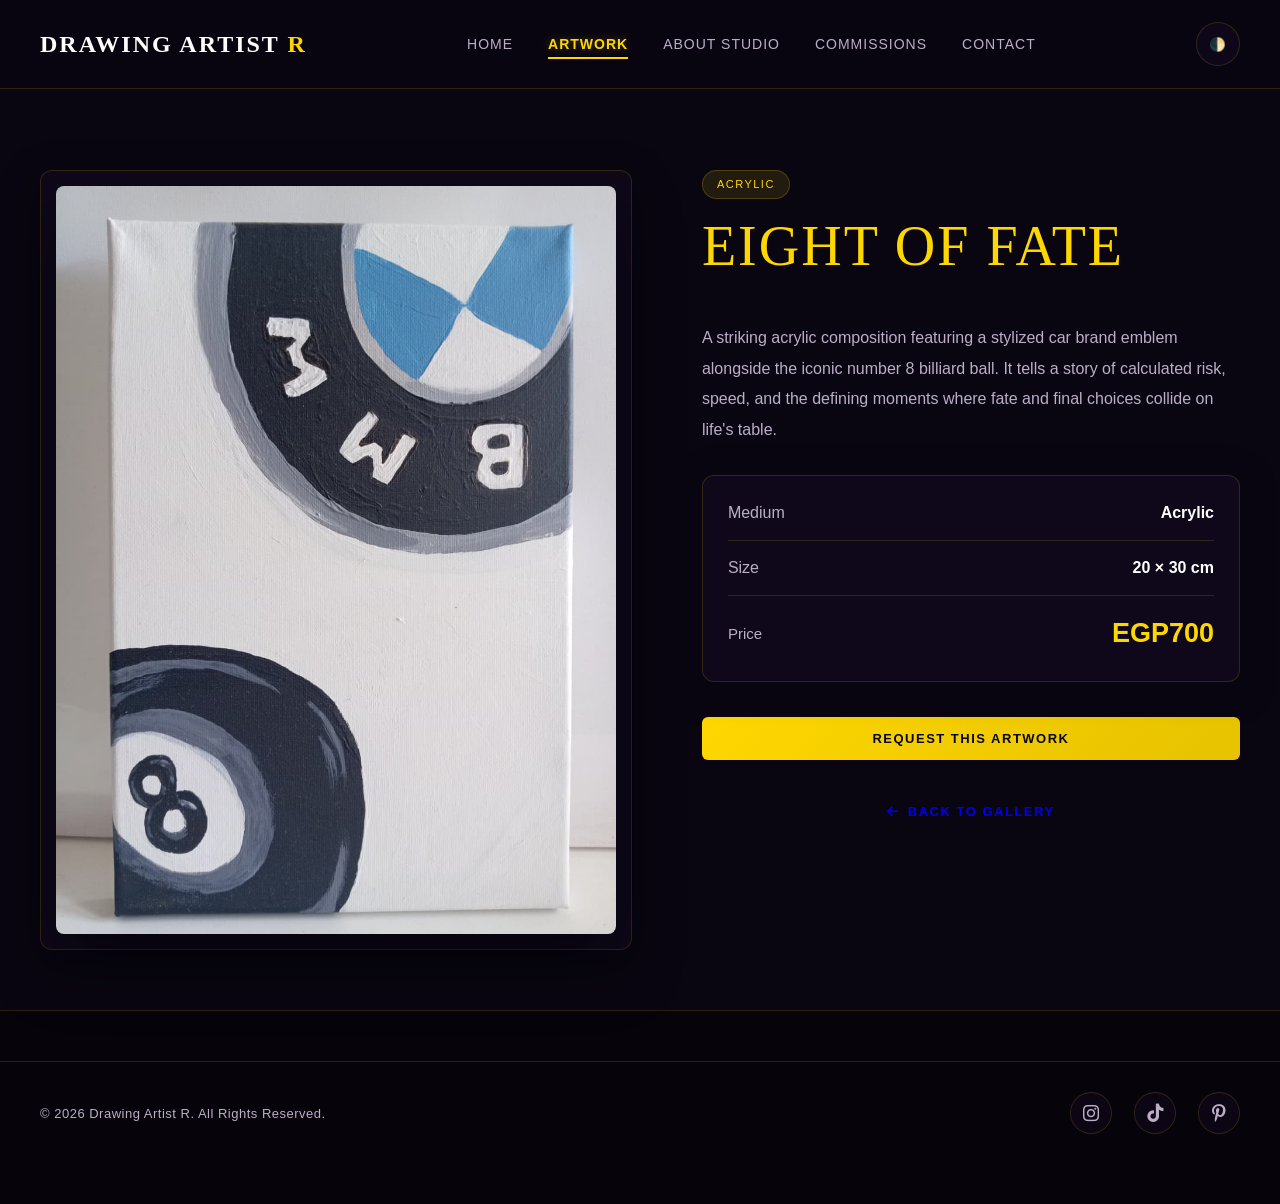
<file: artwork.html>
<!DOCTYPE html>
<html lang="en">

<head>

    <meta charset="UTF-8">

    <meta name="viewport"
          content="width=device-width, initial-scale=1.0">

    <title>
        Masterpiece Study | Drawing Artist R
    </title>

    <link rel="stylesheet"
          href="css/components.css">

    <link rel="stylesheet"
          href="css/animations.css">

    <link rel="stylesheet"
          href="css/responsive.css">

    <link rel="stylesheet"
          href="https://cdnjs.cloudflare.com/ajax/libs/font-awesome/6.4.2/css/all.min.css">

</head>


<body>


<!-- =====================================================
     HEADER
===================================================== -->

<header class="gallery-header">

    <div class="navbar-container">


        <a href="index.html"
           class="navbar-brand-logo">

            DRAWING ARTIST <span>R</span>

        </a>



        <nav class="main-navigation-links">


            <a href="index.html"
               class="nav-link-item">

                Home

            </a>


            <a href="artwork.html"
               class="nav-link-item active">

                Artwork

            </a>


            <a href="about.html"
               class="nav-link-item">

                About Studio

            </a>


            <a href="commission.html"
               class="nav-link-item">

                Commissions

            </a>


            <a href="contact.html"
               class="nav-link-item">

                Contact

            </a>


        </nav>



        <div class="nav-right-actions">


            <button
                class="theme-toggle-btn"
                id="theme-toggle">

                🌓

            </button>



            <button
                class="mobile-menu-toggle"
                id="menu-toggle">

                ☰

            </button>


        </div>


    </div>

</header>



<!-- =====================================================
     MOBILE MENU
===================================================== -->

<div id="mobile-menu"
     class="nav-menu-mobile">


    <a href="index.html"
       class="nav-link-item">

        Home

    </a>


    <a href="artwork.html"
       class="nav-link-item active">

        Artwork

    </a>


    <a href="about.html"
       class="nav-link-item">

        About Studio

    </a>


    <a href="commission.html"
       class="nav-link-item">

        Commissions

    </a>


    <a href="contact.html"
       class="nav-link-item">

        Contact

    </a>


</div>



<!-- =====================================================
     PAGE
===================================================== -->

<div class="page-wrapper">


    <!-- =================================================
         ARTWORK DETAIL
    ================================================= -->

    <div
        class="artwork-detail-container fade-up"
        style="
            max-width:1300px;
            margin:0 auto;
            padding:60px 40px;
            display:grid;
            grid-template-columns:1.1fr 1fr;
            gap:70px;
            align-items:start;
        "
    >



        <!-- =============================================
             IMAGE
        ============================================== -->

        <div
            class="glass-panel artwork-image-panel"
            style="
                padding:15px;
                position:sticky;
                top:140px;
            "
        >


            <img
                id="dynamic-art-img"
                src=""
                alt="Artwork"
                style="
                    width:100%;
                    display:block;
                    border-radius:8px;
                    box-shadow:
                        0 30px 60px
                        rgba(0,0,0,0.5);
                "
            >


        </div>



        <!-- =============================================
             INFORMATION
        ============================================== -->

        <div
            class="artwork-information"
            style="
                display:flex;
                flex-direction:column;
                gap:30px;
            "
        >



            <!-- =========================================
                 CATEGORY + TITLE
            ========================================== -->

            <div>


                <span
                    class="art-badge"
                    id="dynamic-art-badge"
                >

                    Artwork

                </span>



                <h1
                    class="hero-title"
                    id="dynamic-art-title"
                    style="
                        text-align:left;
                        margin-top:15px;
                        color:var(--gallery-accent);
                    "
                >

                    Loading...

                </h1>


            </div>



            <!-- =========================================
                 DESCRIPTION
            ========================================== -->

            <p
                id="dynamic-art-desc"
                style="
                    line-height:1.9;
                    color:var(--gallery-subtext);
                    margin:0;
                "
            >

                Loading artwork description...

            </p>



            <!-- =========================================
                 ARTWORK DATA
            ========================================== -->

            <div
                class="glass-panel"
                style="
                    padding:10px 25px;
                "
            >


                <table
                    style="
                        width:100%;
                        border-collapse:collapse;
                    "
                >



                    <!-- MEDIUM -->

                    <tr
                        style="
                            border-bottom:
                            1px solid
                            var(--glass-border);
                        "
                    >

                        <td
                            style="
                                padding:18px 0;
                                color:
                                var(--gallery-subtext);
                            "
                        >

                            Medium

                        </td>


                        <td
                            id="dynamic-art-medium"
                            style="
                                padding:18px 0;
                                text-align:right;
                                font-weight:600;
                            "
                        >

                            -

                        </td>

                    </tr>



                    <!-- SIZE -->

                    <tr
                        style="
                            border-bottom:
                            1px solid
                            var(--glass-border);
                        "
                    >

                        <td
                            style="
                                padding:18px 0;
                                color:
                                var(--gallery-subtext);
                            "
                        >

                            Size

                        </td>


                        <td
                            id="dynamic-art-size"
                            style="
                                padding:18px 0;
                                text-align:right;
                                font-weight:600;
                            "
                        >

                            -

                        </td>

                    </tr>



                    <!-- PRICE -->

                    <tr>

                        <td
                            style="
                                padding:22px 0;
                                color:
                                var(--gallery-subtext);
                                font-size:15px;
                            "
                        >

                            Price

                        </td>


                        <td
                            id="dynamic-art-price"
                            style="
                                padding:22px 0;
                                text-align:right;
                                color:
                                var(--gallery-accent);
                                font-size:27px;
                                font-weight:700;
                            "
                        >

                            -

                        </td>

                    </tr>


                </table>


            </div>



            <!-- =========================================
                 REQUEST BUTTON
            ========================================== -->

            <a
                id="request-artwork-btn"
                href="commission.html"
                class="btn-premium btn-premium-primary"
                style="
                    width:100%;
                    text-align:center;
                    margin-top:5px;
                "
            >

                <i class="fas fa-palette"></i>

                Request This Artwork

            </a>



            <!-- =========================================
                 BACK BUTTON
            ========================================== -->

            <a
                href="index.html"
                class="btn-premium"
                style="
                    width:100%;
                    text-align:center;
                "
            >

                <i class="fas fa-arrow-left"></i>

                Back to Gallery

            </a>


        </div>


    </div>



    <!-- =================================================
         FOOTER
    ================================================= -->

    <footer class="gallery-footer">


        <div
            class="footer-container"
            style="
                display:flex;
                justify-content:
                space-between;
                align-items:center;
                padding:
                30px
                var(--site-padding,40px);
                border-top:
                1px solid
                var(--glass-border);
            "
        >


            <span
                class="footer-copyright"
                style="
                    font-size:13px;
                    color:
                    var(--gallery-subtext);
                    letter-spacing:
                    0.5px;
                "
            >

                &copy; 2026 Drawing Artist R.
                All Rights Reserved.

            </span>



            <div
                class="footer-social-networks"
                style="
                    display:flex;
                    gap:22px;
                "
            >


                <a
                    href="https://www.instagram.com/drowing_artist_r?igsh=MTlwZjltbG41dG9mNQ=="
                    target="_blank"
                    rel="noopener noreferrer"
                    class="social-icon-link"
                    aria-label="Instagram"
                >

                    <i class="fab fa-instagram"></i>

                </a>



                <a
                    href="http://www.tiktok.com/@raghdart25"
                    target="_blank"
                    rel="noopener noreferrer"
                    class="social-icon-link"
                    aria-label="TikTok"
                >

                    <i class="fab fa-tiktok"></i>

                </a>



                <a
                    href="https://pin.it/4g1s0yDaM"
                    target="_blank"
                    rel="noopener noreferrer"
                    class="social-icon-link"
                    aria-label="Pinterest"
                >

                    <i class="fab fa-pinterest-p"></i>

                </a>


            </div>


        </div>


    </footer>


</div>



<!-- =====================================================
     PAGE-SPECIFIC STYLE
===================================================== -->

<style>


    .footer-social-networks
    .social-icon-link {

        color:
            var(--gallery-subtext, #8e8294);

        font-size:
            1.15rem;

        text-decoration:
            none;

        transition:
            transform 0.3s ease,
            color 0.3s ease,
            filter 0.3s ease;

    }



    .footer-social-networks
    .social-icon-link:hover {

        color:
            var(--gallery-accent, #c5a880);

        transform:
            translateY(-3px);

        filter:
            drop-shadow(
                0 0 6px
                var(--gallery-accent, #c5a880)
            );

    }



    @media (max-width:800px) {


        .artwork-detail-container {

            grid-template-columns:
                1fr !important;

            padding:
                30px 20px !important;

            gap:
                35px !important;

        }



        .artwork-image-panel {

            position:
                relative !important;

            top:
                auto !important;

        }



        .artwork-information {

            gap:
                22px !important;

        }



        #dynamic-art-title {

            font-size:
                2.1rem !important;

        }



        .footer-container {

            flex-direction:
                column !important;

            gap:
                20px;

            text-align:
                center;

        }

    }


</style>



<!-- =====================================================
     JAVASCRIPT
===================================================== -->

<script src="js/main.js"></script>


</body>

</html>
</file>
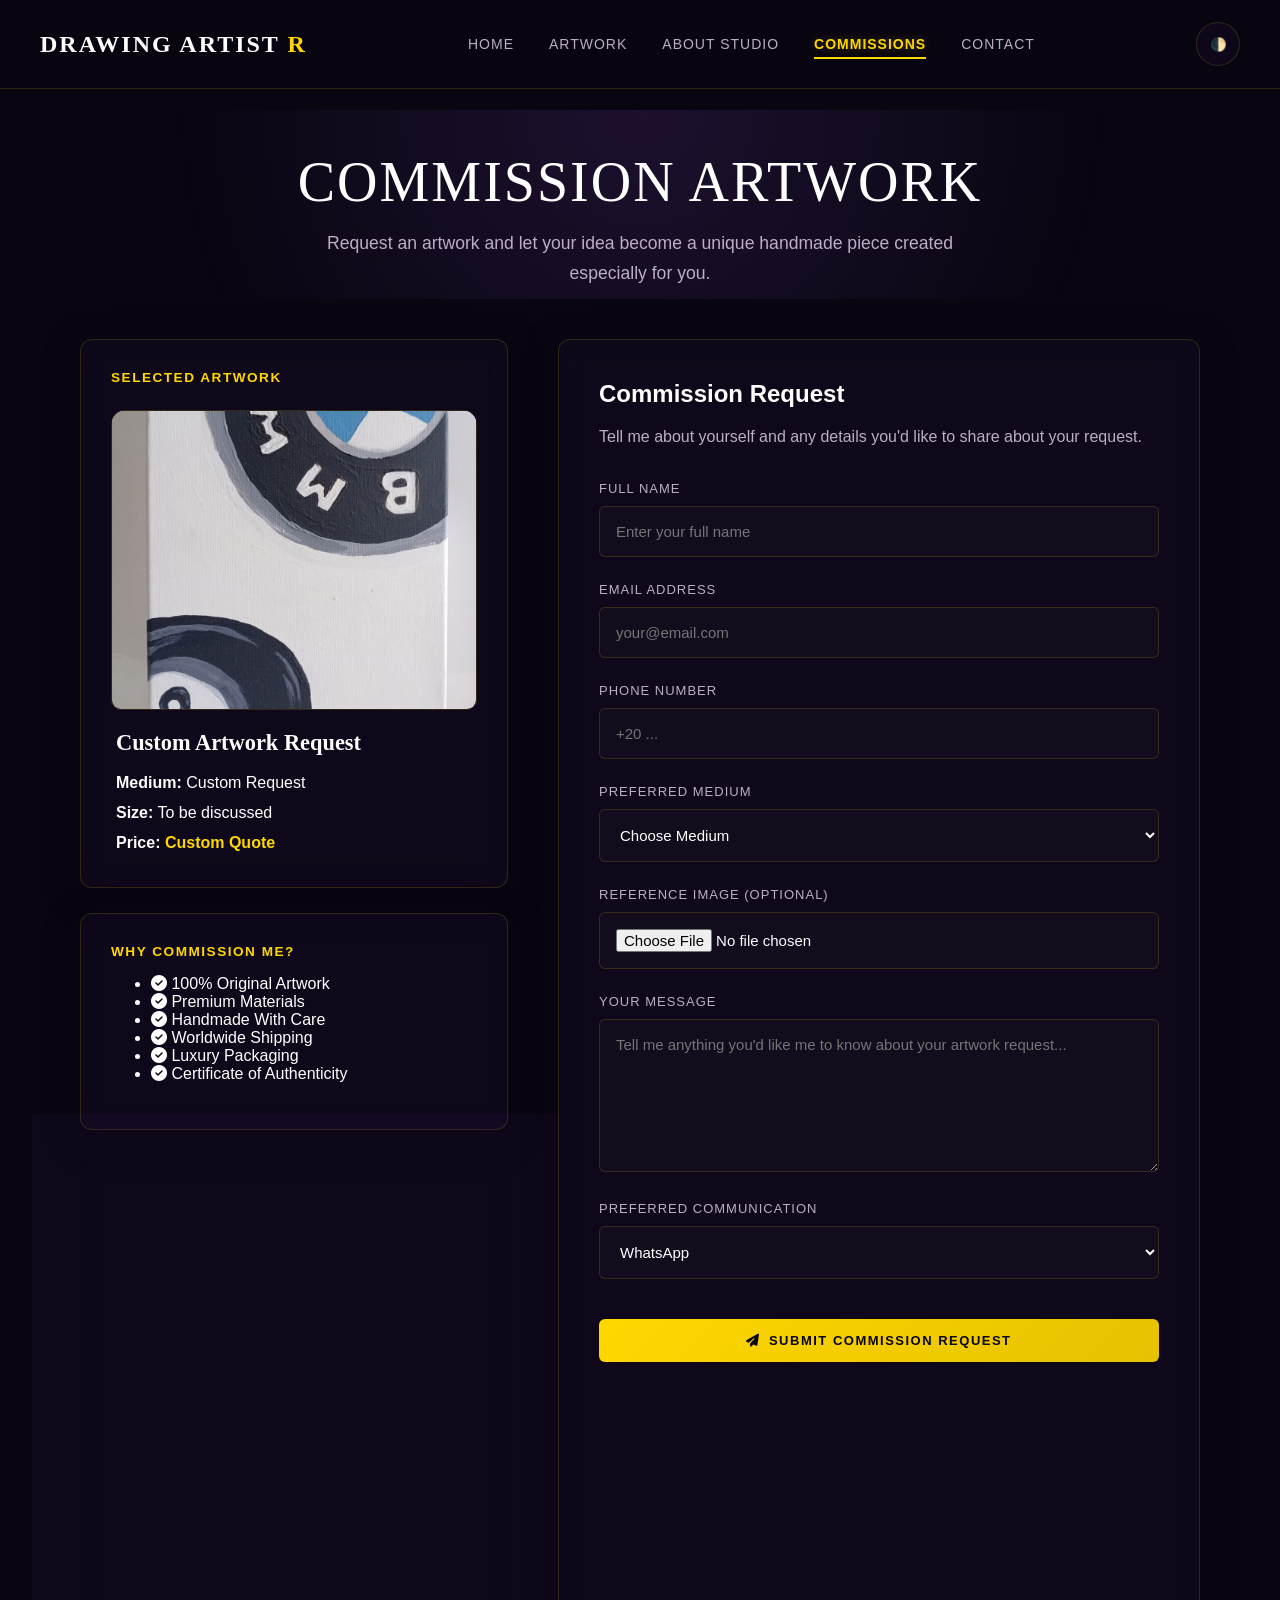
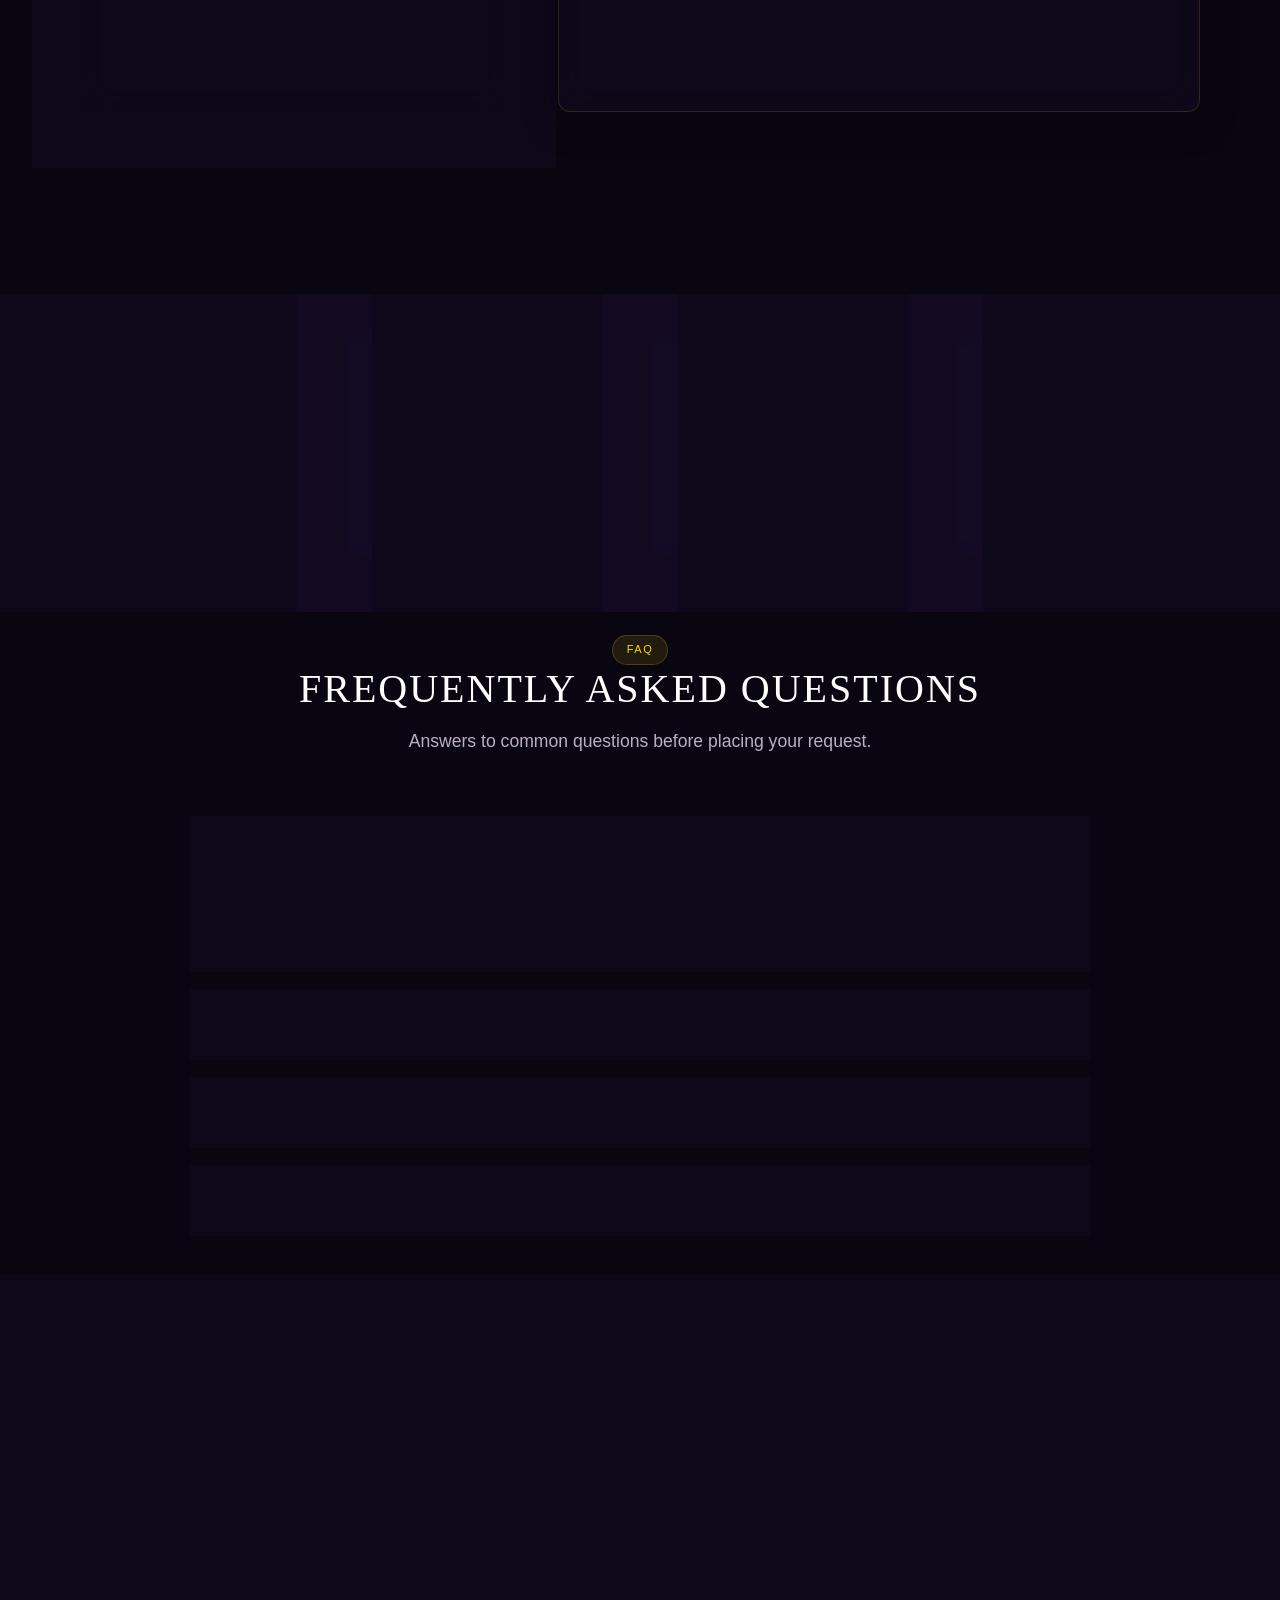
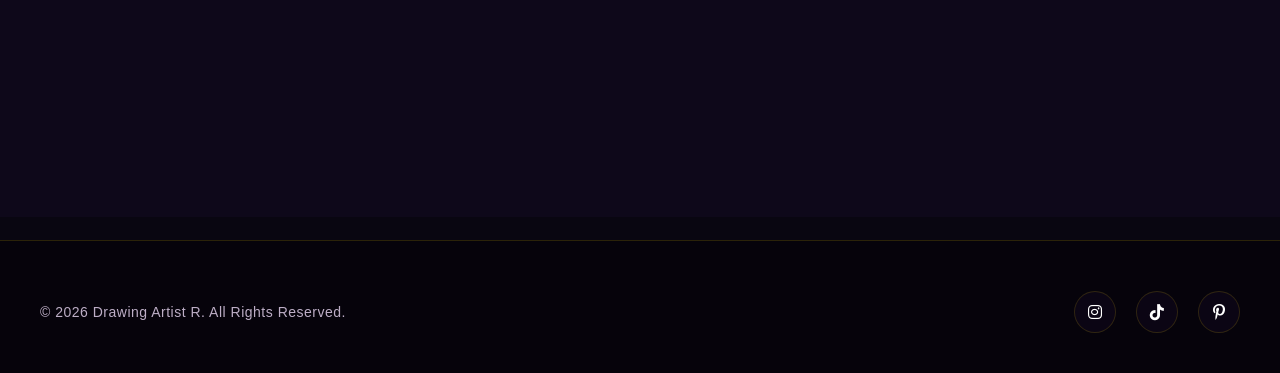
<file: commission.html>
<!DOCTYPE html>
<html lang="en">

<head>

    <meta charset="UTF-8">

    <meta name="viewport"
          content="width=device-width, initial-scale=1.0">

    <title>Commission Artwork | Drawing Artist R</title>

    <link rel="stylesheet"
          href="css/components.css">

    <link rel="stylesheet"
          href="css/animations.css">

    <link rel="stylesheet"
          href="css/responsive.css">

    <link rel="stylesheet"
          href="https://cdnjs.cloudflare.com/ajax/libs/font-awesome/6.5.2/css/all.min.css">

</head>


<body>


<!-- =====================================================
     HEADER
===================================================== -->

<header class="gallery-header">

    <div class="navbar-container">

        <a href="index.html"
           class="navbar-brand-logo">

            DRAWING ARTIST <span>R</span>

        </a>


        <nav class="main-navigation-links">

            <a href="index.html"
               class="nav-link-item">

                Home

            </a>


            <a href="artwork.html"
               class="nav-link-item">

                Artwork

            </a>


            <a href="about.html"
               class="nav-link-item">

                About Studio

            </a>


            <a href="commission.html"
               class="nav-link-item active">

                Commissions

            </a>


            <a href="contact.html"
               class="nav-link-item">

                Contact

            </a>

        </nav>


        <div class="nav-right-actions">

            <button
                class="theme-toggle-btn"
                id="theme-toggle">

                🌓

            </button>


            <button
                class="mobile-menu-toggle"
                id="menu-toggle">

                ☰

            </button>

        </div>

    </div>

</header>



<!-- =====================================================
     MOBILE MENU
===================================================== -->

<div id="mobile-menu"
     class="nav-menu-mobile">

    <a href="index.html"
       class="nav-link-item">

        Home

    </a>


    <a href="artwork.html"
       class="nav-link-item">

        Artwork

    </a>


    <a href="about.html"
       class="nav-link-item">

        About Studio

    </a>


    <a href="commission.html"
       class="nav-link-item">

        Commissions

    </a>


    <a href="contact.html"
       class="nav-link-item">

        Contact

    </a>

</div>



<div class="page-wrapper">


<!-- =====================================================
     HERO
===================================================== -->

<section class="gallery-hero fade-up commission-hero">

    <h1 class="hero-title">

        Commission Artwork

    </h1>


    <p class="hero-subtitle">

        Request an artwork and let your idea become
        a unique handmade piece created especially for you.

    </p>

</section>



<!-- =====================================================
     COMMISSION SECTION
===================================================== -->

<section class="commission-section">


<div class="form-layout-wrapper">


<!-- =====================================================
     LEFT SIDE
===================================================== -->

<div class="contact-info-panel">


<!-- =====================================================
     SELECTED ARTWORK
===================================================== -->

<div class="glass-panel info-card-item hover-lift">

    <div class="info-card-title">

        Selected Artwork

    </div>


    <div
        id="selected-artwork-card"
        style="
            margin-top:25px;
            overflow:hidden;
            border-radius:15px;
        ">


        <img
            id="selected-artwork-image"
            src="imgs/bmw.jpeg"
            alt="Selected Artwork"
            style="
                width:100%;
                height:300px;
                object-fit:cover;
                display:block;
            ">


        <div style="padding:20px 5px 5px;">


            <h3
                id="selected-artwork-title"
                style="
                    margin:0 0 18px;
                    font-size:1.4rem;
                ">

                Selected Artwork

            </h3>


            <div
                style="
                    display:flex;
                    flex-direction:column;
                    gap:12px;
                ">


                <div>

                    <strong>Medium:</strong>

                    <span id="selected-artwork-medium">
                        —
                    </span>

                </div>


                <div>

                    <strong>Size:</strong>

                    <span id="selected-artwork-size">
                        —
                    </span>

                </div>


                <div>

                    <strong>Price:</strong>

                    <span
                        id="selected-artwork-price"
                        style="
                            color:var(--gallery-accent);
                            font-weight:700;
                        ">

                        —

                    </span>

                </div>


            </div>

        </div>

    </div>

</div>



<!-- =====================================================
     WHY COMMISSION
===================================================== -->

<div class="glass-panel info-card-item hover-lift">

    <div class="info-card-title">

        Why Commission Me?

    </div>


    <ul class="commission-features">

        <li>

            <i class="fas fa-check-circle"></i>

            100% Original Artwork

        </li>


        <li>

            <i class="fas fa-check-circle"></i>

            Premium Materials

        </li>


        <li>

            <i class="fas fa-check-circle"></i>

            Handmade With Care

        </li>


        <li>

            <i class="fas fa-check-circle"></i>

            Worldwide Shipping

        </li>


        <li>

            <i class="fas fa-check-circle"></i>

            Luxury Packaging

        </li>


        <li>

            <i class="fas fa-check-circle"></i>

            Certificate of Authenticity

        </li>

    </ul>

</div>



<!-- =====================================================
     WHAT YOU RECEIVE
===================================================== -->

<div class="glass-panel info-card-item hover-lift">

    <div class="info-card-title">

        What You'll Receive

    </div>


    <div class="process-step">

        <span>

            <i class="fas fa-palette"></i>

        </span>


        <div>

            <h4>
                Unique Artwork
            </h4>

            <p>
                Created especially for you.
            </p>

        </div>

    </div>



    <div class="process-step">

        <span>

            <i class="fas fa-image"></i>

        </span>


        <div>

            <h4>
                Progress Updates
            </h4>

            <p>
                Receive previews while your artwork is being created.
            </p>

        </div>

    </div>



    <div class="process-step">

        <span>

            <i class="fas fa-box-open"></i>

        </span>


        <div>

            <h4>
                Luxury Packaging
            </h4>

            <p>
                Packed professionally before shipping.
            </p>

        </div>

    </div>



    <div class="process-step">

        <span>

            <i class="fas fa-globe"></i>

        </span>


        <div>

            <h4>
                Worldwide Delivery
            </h4>

            <p>
                Safe international shipping.
            </p>

        </div>

    </div>

</div>


</div>



<!-- =====================================================
     RIGHT SIDE - FORM
===================================================== -->

<form

    id="commissionForm"

    class="gallery-form glass-panel commission-form hover-lift"

    style="padding:40px;"

    enctype="multipart/form-data"

    onsubmit="processStudioRouting(
        event,
        'commissionForm',
        'commissionResponse'
    )">


    <h2 style="margin-top:0;">

        Commission Request

    </h2>


    <p
        style="
            color:var(--gallery-subtext);
            margin-bottom:35px;
        ">

        Tell me about yourself and any details
        you'd like to share about your request.

    </p>



    <!-- =================================================
         HIDDEN ARTWORK INFORMATION
    ================================================= -->

    <input
        type="hidden"
        name="artwork_id"
        id="artwork_id">


    <input
        type="hidden"
        name="artwork_title"
        id="artwork_title">


    <input
        type="hidden"
        name="artwork_medium"
        id="artwork_medium">


    <input
        type="hidden"
        name="artwork_size"
        id="artwork_size">


    <input
        type="hidden"
        name="artwork_price"
        id="artwork_price">



    <!-- =================================================
         FULL NAME
    ================================================= -->

    <div class="form-group">

        <label for="name">

            Full Name

        </label>


        <input

            type="text"

            id="name"

            name="name"

            class="gallery-input"

            placeholder="Enter your full name"

            required>

    </div>



    <!-- =================================================
         EMAIL
    ================================================= -->

    <div class="form-group">

        <label for="email">

            Email Address

        </label>


        <input

            type="email"

            id="email"

            name="email"

            class="gallery-input"

            placeholder="your@email.com"

            required>

    </div>



    <!-- =================================================
         PHONE
    ================================================= -->

    <div class="form-group">

        <label for="phone">

            Phone Number

        </label>


        <input

            type="tel"

            id="phone"

            name="phone"

            class="gallery-input"

            placeholder="+20 ...">

    </div>



    <!-- =================================================
         PREFERRED MEDIUM
    ================================================= -->

    <div class="form-group">

        <label for="medium">

            Preferred Medium

        </label>


        <select

            id="medium"

            name="preferred_medium"

            required>


            <option value="">

                Choose Medium

            </option>


            <option value="Graphite / Pencil">

                Graphite / Pencil

            </option>


            <option value="Watercolor">

                Watercolor

            </option>


            <option value="Acrylic">

                Acrylic

            </option>


            <option value="Charcoal">

                Charcoal

            </option>


        </select>

    </div>



    <!-- =================================================
         REFERENCE IMAGE
    ================================================= -->

    <div class="form-group">

        <label for="reference">

            Reference Image (Optional)

        </label>


        <input

            type="file"

            id="reference"

            name="reference"

            class="gallery-input"

            accept=".jpg,.jpeg,.png,.webp">

    </div>



    <!-- =================================================
         MESSAGE
    ================================================= -->

    <div class="form-group">

        <label for="vision">

            Your Message

        </label>


        <textarea

            id="vision"

            name="message"

            rows="7"

            required

            placeholder="Tell me anything you'd like me to know about your artwork request..."></textarea>

    </div>

<!-- COMMUNICATION -->

<div class="form-group">
    <label for="communication_channel">
        Preferred Communication
    </label>

    <select
        id="communication_channel"
        name="communication_channel"
        required>

        <option value="WhatsApp" selected>
            WhatsApp
        </option>

    </select>
</div>

<!-- SUBMIT -->

<button
    type="submit"
    class="btn-premium btn-premium-primary"
    style="width:100%; margin-top:15px;">

    <i class="fas fa-paper-plane"></i>
    Submit Commission Request

</button>

<!-- RESPONSE -->

<div
    id="commissionResponse"
    style="
        margin-top:25px;
        text-align:center;
        font-weight:600;
    ">
</div>


</form>


</div>

</section>



<!-- =====================================================
     HOW IT WORKS
===================================================== -->

<section class="gallery-section fade-up">


    <div
        style="
            text-align:center;
            margin-bottom:60px;
        ">


        <span class="art-badge">

            OUR PROCESS

        </span>


        <h2
            class="hero-title"
            style="font-size:2.6rem;">

            How It Works

        </h2>


        <p class="hero-subtitle">

            A simple four-step journey from your request
            to the finished artwork.

        </p>


    </div>



    <div class="process-grid">


        <div class="glass-panel process-card hover-lift">

            <h2>01</h2>

            <h3>
                Submit Request
            </h3>

            <p>

                Choose your preferred medium and
                tell me about your idea.

            </p>

        </div>



        <div class="glass-panel process-card hover-lift">

            <h2>02</h2>

            <h3>
                Discussion
            </h3>

            <p>

                We'll discuss the details of your
                request and answer your questions.

            </p>

        </div>



        <div class="glass-panel process-card hover-lift">

            <h2>03</h2>

            <h3>
                Creation
            </h3>

            <p>

                Your artwork is carefully created
                using the selected artistic medium.

            </p>

        </div>



        <div class="glass-panel process-card hover-lift">

            <h2>04</h2>

            <h3>
                Delivery
            </h3>

            <p>

                The finished artwork is professionally
                prepared for delivery.

            </p>

        </div>


    </div>

</section>



<!-- =====================================================
     FAQ
===================================================== -->

<section class="gallery-section fade-up">


    <div
        style="
            text-align:center;
            margin-bottom:60px;
        ">


        <span class="art-badge">

            FAQ

        </span>


        <h2
            class="hero-title"
            style="font-size:2.5rem;">

            Frequently Asked Questions

        </h2>


        <p class="hero-subtitle">

            Answers to common questions before placing your request.

        </p>


    </div>



    <div class="faq-container">


        <div class="faq-item active">


            <button class="faq-question">

                <span>
                    How long does a commission take?
                </span>


                <i class="fas fa-plus"></i>

            </button>


            <div class="faq-answer">

                <p>

                    Most commissions are completed within
                    2–6 weeks depending on the artwork,
                    materials and current schedule.

                </p>

            </div>


        </div>



        <div class="faq-item">


            <button class="faq-question">

                <span>
                    Do you ship internationally?
                </span>


                <i class="fas fa-plus"></i>

            </button>


            <div class="faq-answer">

                <p>

                    Yes. Original artworks are carefully
                    packed and can be shipped internationally.

                </p>

            </div>


        </div>



        <div class="faq-item">


            <button class="faq-question">

                <span>
                    Can I request revisions?
                </span>


                <i class="fas fa-plus"></i>

            </button>


            <div class="faq-answer">

                <p>

                    Yes. Progress previews can be shared
                    during the creation process so adjustments
                    can be discussed.

                </p>

            </div>


        </div>



        <div class="faq-item">


            <button class="faq-question">

                <span>
                    Which payment methods do you accept?
                </span>


                <i class="fas fa-plus"></i>

            </button>


            <div class="faq-answer">

                <p>

                    Payment details are discussed after
                    confirming the commission request.

                </p>

            </div>


        </div>


    </div>

</section>



<!-- =====================================================
     CTA
===================================================== -->

<section class="gallery-section fade-up">


    <div
        class="glass-panel"
        style="
            padding:70px;
            text-align:center;
        ">


        <span class="art-badge">

            NEED HELP?

        </span>


        <h2

            class="hero-title"

            style="
                font-size:2.6rem;
                margin:20px 0;
            ">

            Let's Create Something Beautiful Together

        </h2>


        <p

            class="hero-subtitle"

            style="max-width:700px;">

            If you have questions about the artwork,
            medium or request process, feel free to contact me.

        </p>


        <div style="margin-top:35px;">


            <a

                href="contact.html"

                class="btn-premium btn-premium-primary">

                <i class="fas fa-envelope"></i>

                Contact Me

            </a>


        </div>


    </div>

</section>


</div>



<!-- =====================================================
     FOOTER
===================================================== -->

<footer class="gallery-footer">


    <div class="footer-container">


        <span class="footer-copyright">

            © 2026 Drawing Artist R. All Rights Reserved.

        </span>


        <div class="footer-social-networks">


            <a

                href="https://www.instagram.com/drowing_artist_r?igsh=MTlwZjltbG41dG9mNQ=="

                class="social-icon-link">

                <i class="fab fa-instagram"></i>

            </a>


            <a

                href="http://www.tiktok.com/@raghdart25"

                class="social-icon-link">

                <i class="fab fa-tiktok"></i>

            </a>


            <a

                href="https://pin.it/4g1s0yDaM"

                class="social-icon-link">

                <i class="fab fa-pinterest-p"></i>

            </a>


        </div>

    </div>

</footer>



<!-- =====================================================
     JAVASCRIPT
===================================================== -->

<script src="js/main.js"></script>


</body>

</html>
</file>
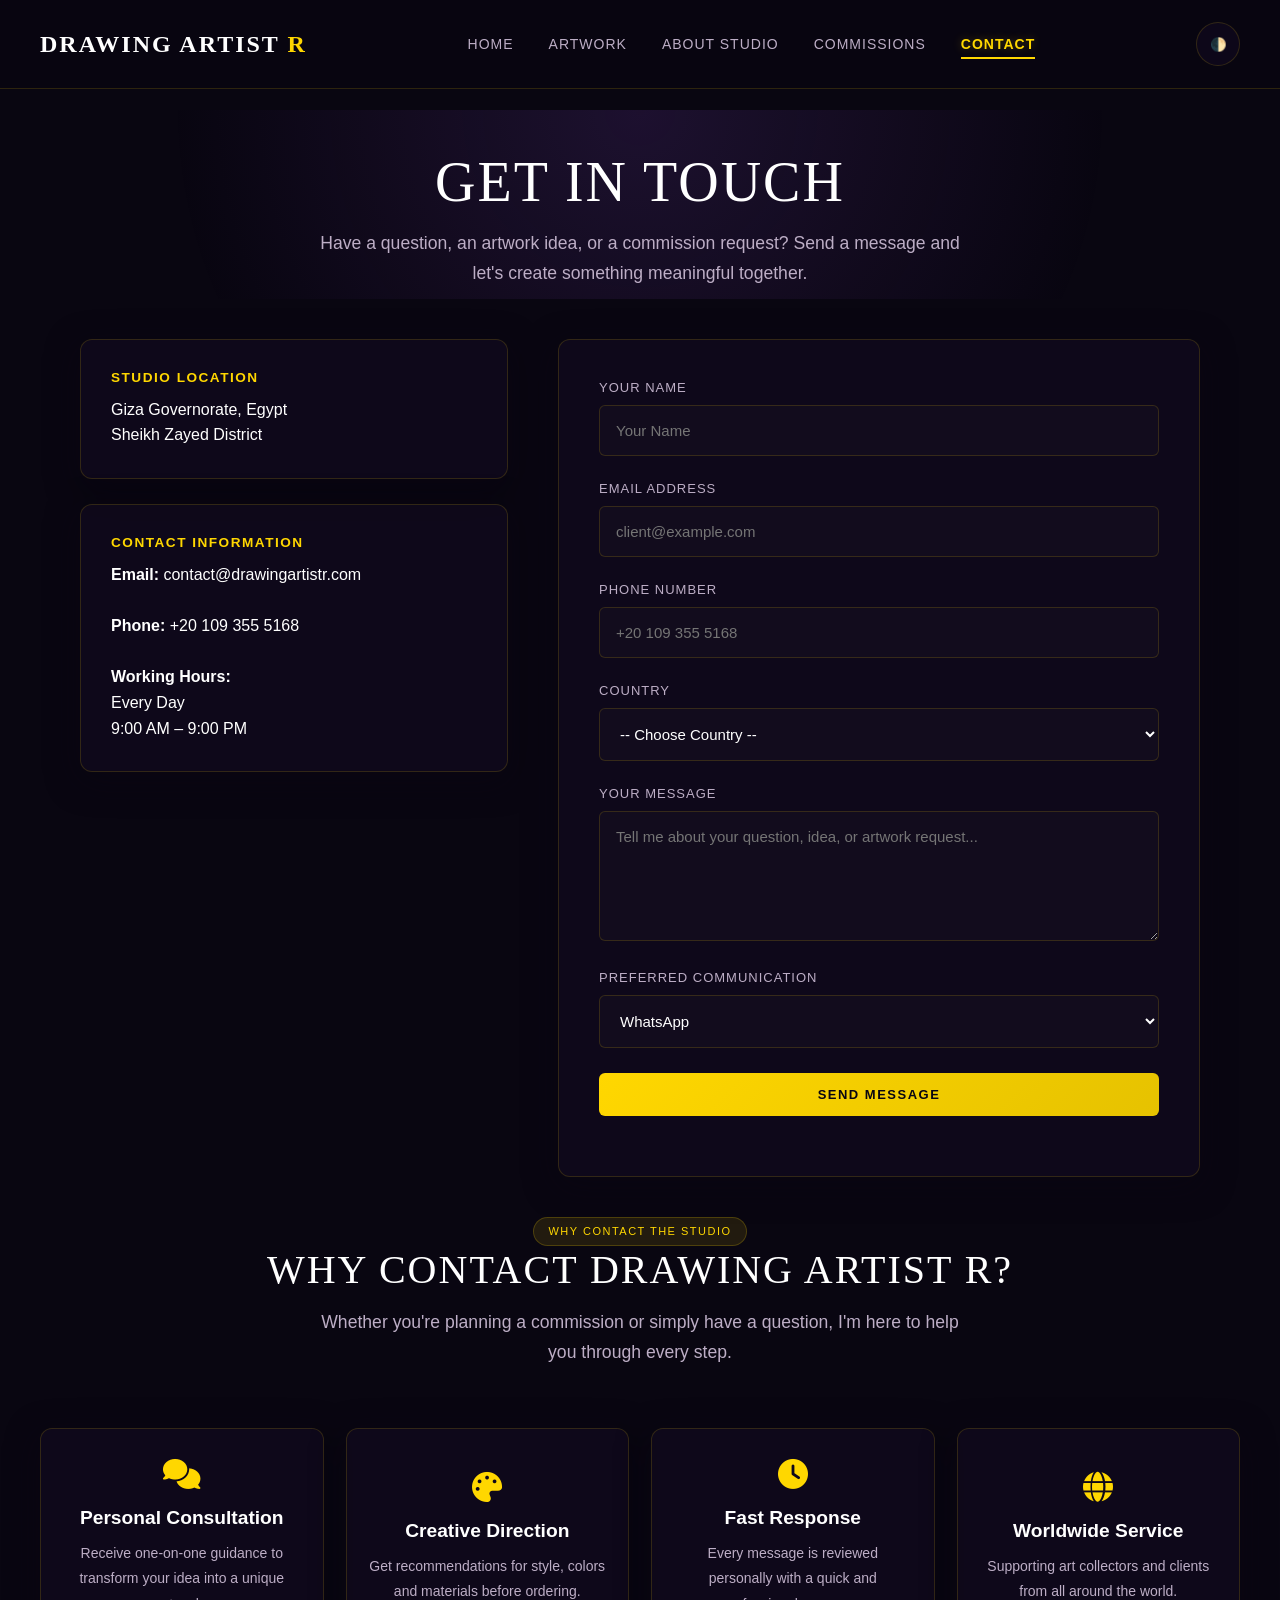
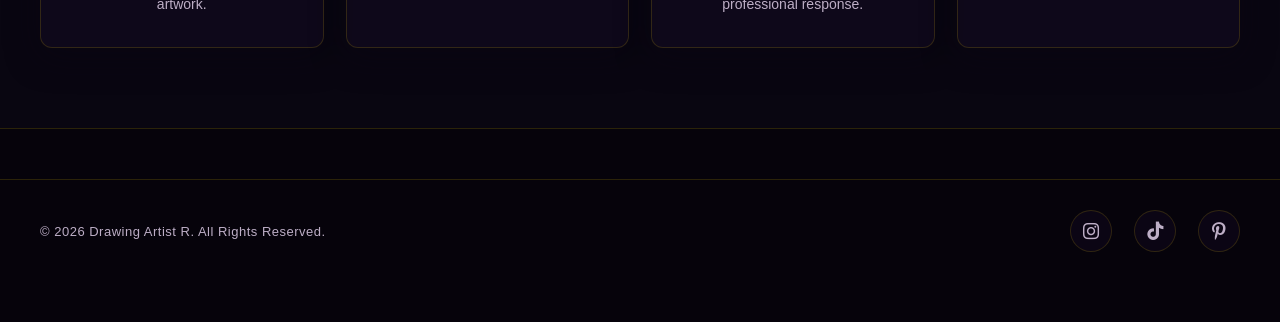
<file: contact.html>
<!DOCTYPE html>
<html lang="en">

<head>

    <meta charset="UTF-8">

    <meta name="viewport"
          content="width=device-width, initial-scale=1.0">

    <title>
        Contact | Drawing Artist R
    </title>

    <link rel="stylesheet"
          href="css/components.css">

    <link rel="stylesheet"
          href="css/animations.css">

    <link rel="stylesheet"
          href="css/responsive.css">

    <link rel="stylesheet"
          href="https://cdnjs.cloudflare.com/ajax/libs/font-awesome/6.4.2/css/all.min.css">

</head>


<body>


<!-- =====================================================
     HEADER
===================================================== -->

<header class="gallery-header">

    <div class="navbar-container">


        <a href="index.html"
           class="navbar-brand-logo">

            DRAWING ARTIST <span>R</span>

        </a>


        <nav class="main-navigation-links">


            <a href="index.html"
               class="nav-link-item">

                Home

            </a>


            <a href="artwork.html"
               class="nav-link-item">

                Artwork

            </a>


            <a href="about.html"
               class="nav-link-item">

                About Studio

            </a>


            <a href="commission.html"
               class="nav-link-item">

                Commissions

            </a>


            <a href="contact.html"
               class="nav-link-item active">

                Contact

            </a>


        </nav>


        <div class="nav-right-actions">


            <button
                class="theme-toggle-btn"
                id="theme-toggle">

                🌓

            </button>


            <button
                class="mobile-menu-toggle"
                id="menu-toggle">

                ☰

            </button>


        </div>


    </div>

</header>



<!-- =====================================================
     MOBILE MENU
===================================================== -->

<div
    id="mobile-menu"
    class="nav-menu-mobile">


    <a href="index.html"
       class="nav-link-item">

        Home

    </a>


    <a href="artwork.html"
       class="nav-link-item">

        Artwork

    </a>


    <a href="about.html"
       class="nav-link-item">

        About Studio

    </a>


    <a href="commission.html"
       class="nav-link-item">

        Commissions

    </a>


    <a href="contact.html"
       class="nav-link-item active">

        Contact

    </a>


</div>



<!-- =====================================================
     PAGE
===================================================== -->

<div class="page-wrapper">


<!-- =====================================================
     HERO
===================================================== -->

<section class="gallery-hero fade-up">


    <h1 class="hero-title">

        Get in Touch

    </h1>


    <p class="hero-subtitle">

        Have a question, an artwork idea, or a commission request?
        Send a message and let's create something meaningful together.

    </p>


</section>



<!-- =====================================================
     CONTACT AREA
===================================================== -->

<div class="form-layout-wrapper fade-up">


    <!-- =================================================
         CONTACT INFORMATION
    ================================================== -->

    <div class="contact-info-panel">


        <!-- LOCATION -->

        <div class="glass-panel info-card-item">

            <div class="info-card-title">

                Studio Location

            </div>


            <div class="info-card-value">

                Giza Governorate, Egypt
                <br>

                Sheikh Zayed District

            </div>

        </div>



        <!-- CONTACT INFORMATION -->

        <div class="glass-panel info-card-item">

            <div class="info-card-title">

                Contact Information

            </div>


            <div class="info-card-value">

                <strong>Email:</strong>
                contact@drawingartistr.com

                <br><br>

                <strong>Phone:</strong>
                +20 109 355 5168

                <br><br>

                <strong>Working Hours:</strong>

                <br>

                Every Day

                <br>

                9:00 AM – 9:00 PM

            </div>

        </div>


    </div>



    <!-- =================================================
         CONTACT FORM
    ================================================== -->

    <form
        class="gallery-form glass-panel"
        style="padding:40px;"
        id="contactForm"
        onsubmit="processStudioRouting(event, 'contactForm', 'contactResponse')">


        <!-- NAME -->

        <div class="form-group">

            <label>
                Your Name
            </label>


            <input
                type="text"
                name="name"
                class="gallery-input"
                required
                placeholder="Your Name">

        </div>



        <!-- EMAIL -->

        <div class="form-group">

            <label>
                Email Address
            </label>


            <input
                type="email"
                name="email"
                class="gallery-input"
                required
                placeholder="client@example.com">

        </div>



        <!-- PHONE -->

        <div class="form-group">

            <label>
                Phone Number
            </label>


            <input
                type="text"
                name="phone"
                class="gallery-input"
                required
                placeholder="+20 109 355 5168">

        </div>



        <!-- COUNTRY -->

        <div class="form-group">

            <label>
                Country
            </label>


            <select
                name="country"
                id="country-select"
                required>


                <option value="">
                    -- Choose Country --
                </option>


                <option value="Egypt">
                    Egypt (مصر)
                </option>


                <option value="Saudi Arabia">
                    Saudi Arabia
                </option>


                <option value="UAE">
                    UAE
                </option>


                <option value="Other">
                    International / Other
                </option>


            </select>

        </div>



        <!-- EGYPT GOVERNORATE -->

        <div
            class="form-group"
            id="governorate-wrapper"
            style="display:none;">


            <label>
                Egypt Governorate (المحافظة)
            </label>


            <select
                name="governorate"
                id="governorate-select">


                <option value="None">

                    -- Select Governorate --

                </option>


            </select>


        </div>



        <!-- MESSAGE -->

        <div class="form-group">

            <label>
                Your Message
            </label>


            <textarea
                name="vision"
                rows="5"
                required
                placeholder="Tell me about your question, idea, or artwork request..."></textarea>

        </div>



<!-- COMMUNICATION -->

<div class="form-group">
    <label for="communication_channel">
        Preferred Communication
    </label>

    <select
        id="communication_channel"
        name="communication_channel"
        required>

        <option value="WhatsApp" selected>
            WhatsApp
        </option>

    </select>
</div>

<!-- SUBMIT -->

<button
    type="submit"
    class="btn-premium btn-premium-primary"
    style="width:100%;">

    Send Message

</button>

<div
    id="contactResponse"
    style="
        margin-top:20px;
        text-align:center;
        font-size:14px;
        font-weight:600;
    ">
</div>


    </form>


</div>



<!-- =====================================================
     WHY CONTACT THE STUDIO
===================================================== -->

<section class="gallery-section fade-up">


    <div
        style="
            text-align:center;
            margin-bottom:60px;
        ">


        <span class="art-badge">

            WHY CONTACT THE STUDIO

        </span>


        <h2
            class="hero-title"
            style="font-size:2.5rem;">

            Why Contact Drawing Artist R?

        </h2>


        <p class="hero-subtitle">

            Whether you're planning a commission or simply
            have a question, I'm here to help you through
            every step.

        </p>


    </div>



    <div class="process-grid">



        <!-- CARD 1 -->

        <div
            class="glass-panel process-card hover-lift">


            <i class="fas fa-comments contact-icon"></i>


            <h3>
                Personal Consultation
            </h3>


            <p>

                Receive one-on-one guidance to transform
                your idea into a unique artwork.

            </p>


        </div>



        <!-- CARD 2 -->

        <div
            class="glass-panel process-card hover-lift">


            <i class="fas fa-palette contact-icon"></i>


            <h3>
                Creative Direction
            </h3>


            <p>

                Get recommendations for style,
                colors and materials before ordering.

            </p>


        </div>



        <!-- CARD 3 -->

        <div
            class="glass-panel process-card hover-lift">


            <i class="fas fa-clock contact-icon"></i>


            <h3>
                Fast Response
            </h3>


            <p>

                Every message is reviewed personally
                with a quick and professional response.

            </p>


        </div>



        <!-- CARD 4 -->

        <div
            class="glass-panel process-card hover-lift">


            <i class="fas fa-globe contact-icon"></i>


            <h3>
                Worldwide Service
            </h3>


            <p>

                Supporting art collectors and clients
                from all around the world.

            </p>


        </div>


    </div>


</section>



</div>



<!-- =====================================================
     FOOTER
===================================================== -->

<footer class="gallery-footer">


    <div
        class="footer-container"
        style="
            display:flex;
            justify-content:space-between;
            align-items:center;
            padding:30px var(--site-padding,40px);
            border-top:1px solid var(--glass-border);
        ">


        <span
            class="footer-copyright"
            style="
                font-size:13px;
                color:var(--gallery-subtext);
                letter-spacing:0.5px;
            ">

            &copy; 2026 Drawing Artist R.
            All Rights Reserved.

        </span>



        <div
            class="footer-social-networks"
            style="
                display:flex;
                gap:22px;
            ">


            <a
                href="https://www.instagram.com/drowing_artist_r?igsh=MTlwZjltbG41dG9mNQ=="
                target="_blank"
                rel="noopener noreferrer"
                class="social-icon-link"
                aria-label="Instagram">

                <i class="fab fa-instagram"></i>

            </a>



            <a
               href="http://www.tiktok.com/@raghdart25"
                target="_blank"
                rel="noopener noreferrer"
                class="social-icon-link"
                aria-label="TikTok">

                <i class="fab fa-tiktok"></i>

            </a>



            <a
                href="https://pin.it/4g1s0yDaM"
                target="_blank"
                rel="noopener noreferrer"
                class="social-icon-link"
                aria-label="Pinterest">

                <i class="fab fa-pinterest-p"></i>

            </a>


        </div>


    </div>


</footer>



<!-- =====================================================
     FOOTER STYLE
===================================================== -->

<style>

.footer-social-networks .social-icon-link {

    color:
        var(--gallery-subtext, #8e8294);

    font-size:
        1.15rem;

    text-decoration:
        none;

    transition:
        transform 0.3s ease,
        color 0.3s ease,
        filter 0.3s ease;

}


.footer-social-networks .social-icon-link:hover {

    color:
        var(--gallery-accent, #c5a880);

    transform:
        translateY(-3px);

    filter:
        drop-shadow(
            0 0 6px
            var(--gallery-accent, #c5a880)
        );

}


@media (max-width:700px) {

    .footer-container {

        flex-direction:
            column !important;

        gap:
            20px;

        text-align:
            center;

    }

}

</style>



<script src="js/main.js"></script>


</body>

</html>
</file>
<file: css/components.css>
/* ==========================================================================
   DRAWING ARTIST R
   Premium Architectural Theme
   Amethyst & Gold
   ========================================================================== */


/* ==========================================================================
   ROOT VARIABLES
   ========================================================================== */

:root {

    --gallery-dark: #090611;
    --gallery-text: #ffffff;
    --gallery-subtext: #bdaec6;

    --gallery-accent: #ffd700;
    --gallery-purple: #7a42b8;

    --gallery-hover-glow:
        rgba(255, 215, 0, 0.20);

    --glass-bg:
        rgba(122, 66, 184, 0.05);

    --glass-border:
        rgba(255, 215, 0, 0.15);

    --glass-shadow:
        0 8px 32px rgba(9, 6, 17, 0.50);

    --blur-radius: 16px;

    --card-radius: 12px;

    --btn-radius: 6px;

    --transition-smooth:
        all 0.4s cubic-bezier(0.25, 1, 0.5, 1);

}


/* ==========================================================================
   LIGHT THEME
   ========================================================================== */

[data-theme="light"] {

    --gallery-dark: #f5f0fa;

    --gallery-text: #241635;

    --gallery-subtext: #67527e;

    --gallery-purple: #8e54d3;

    --glass-bg:
        rgba(142, 84, 211, 0.08);

    --glass-border:
        rgba(142, 84, 211, 0.20);

    --glass-shadow:
        0 8px 32px rgba(142, 84, 211, 0.08);

    --gallery-hover-glow:
        rgba(142, 84, 211, 0.15);

}


/* ==========================================================================
   GLOBAL
   ========================================================================== */

* {
    box-sizing: border-box;
}


html {
    scroll-behavior: smooth;
}


body {

    margin: 0;

    background-color:
        var(--gallery-dark);

    color:
        var(--gallery-text);

    font-family:
        -apple-system,
        BlinkMacSystemFont,
        "Segoe UI",
        Roboto,
        sans-serif;

    transition:
        background-color 0.5s ease,
        color 0.5s ease;

}


/* ==========================================================================
   HEADER
   ========================================================================== */

.gallery-header {

    position: fixed;

    top: 0;
    left: 0;

    width: 100%;

    z-index: 1000;

    background:
        rgba(9, 6, 17, 0.85);

    backdrop-filter:
        blur(var(--blur-radius));

    -webkit-backdrop-filter:
        blur(var(--blur-radius));

    border-bottom:
        1px solid var(--glass-border);

    transition:
        var(--transition-smooth);

}


[data-theme="light"] .gallery-header {

    background:
        rgba(245, 240, 252, 0.88);

}


.navbar-container {

    max-width: 1400px;

    margin: 0 auto;

    padding: 22px 40px;

    display: flex;

    justify-content: space-between;

    align-items: center;

}


.navbar-brand-logo {

    font-family:
        "Playfair Display",
        serif;

    font-size: 24px;

    font-weight: 700;

    letter-spacing: 2px;

    color:
        var(--gallery-text);

    text-decoration: none;

    transition:
        var(--transition-smooth);

}


.navbar-brand-logo span {

    color:
        var(--gallery-accent);

}


.navbar-brand-logo:hover {

    transform:
        scale(1.02);

    filter:
        drop-shadow(
            0 0 8px var(--gallery-purple)
        );

}


/* ==========================================================================
   NAVIGATION
   ========================================================================== */

.main-navigation-links {

    display: flex;

    gap: 35px;

    align-items: center;

}


.nav-link-item {

    position: relative;

    padding: 5px 0;

    color:
        var(--gallery-subtext);

    text-decoration: none;

    font-size: 14px;

    letter-spacing: 1px;

    text-transform: uppercase;

    transition:
        var(--transition-smooth);

}


.nav-link-item::after {

    content: "";

    position: absolute;

    left: 0;

    bottom: -2px;

    width: 0;

    height: 2px;

    background:
        var(--gallery-accent);

    transition:
        var(--transition-smooth);

}


.nav-link-item:hover,
.nav-link-item.active {

    color:
        var(--gallery-accent);

    text-shadow:
        0 0 10px
        rgba(255, 215, 0, 0.30);

}


.nav-link-item:hover::after,
.nav-link-item.active::after {

    width: 100%;

}


/* Active link */

.main-navigation-links
.nav-link-item.active {

    font-weight: 600;

}


/* ==========================================================================
   NAVIGATION ACTIONS
   ========================================================================== */

.nav-right-actions {

    display: flex;

    align-items: center;

    gap: 12px;

}


.theme-toggle-btn {

    width: 44px;

    height: 44px;

    padding: 10px;

    display: flex;

    align-items: center;

    justify-content: center;

    background:
        var(--glass-bg);

    border:
        1px solid var(--glass-border);

    color:
        var(--gallery-text);

    border-radius: 50%;

    cursor: pointer;

    transition:
        var(--transition-smooth);

}


.theme-toggle-btn:hover {

    border-color:
        var(--gallery-accent);

    color:
        var(--gallery-accent);

    transform:
        scale(1.1);

}


.mobile-menu-toggle {

    display: none;

    background: none;

    border: none;

    color:
        var(--gallery-text);

    font-size: 26px;

    cursor: pointer;

}


/* ==========================================================================
   MOBILE MENU
   ========================================================================== */

.nav-menu-mobile {

    position: fixed;

    top: 0;

    right: -100%;

    width: 280px;

    height: 100vh;

    z-index: 999;

    padding: 100px 40px;

    display: flex;

    flex-direction: column;

    gap: 30px;

    background:
        rgba(9, 6, 17, 0.98);

    backdrop-filter:
        blur(20px);

    border-left:
        1px solid var(--glass-border);

    transition:
        var(--transition-smooth);

}


[data-theme="light"] .nav-menu-mobile {

    background:
        rgba(245, 240, 252, 0.98);

}


.nav-menu-mobile.active {

    right: 0;

}


/* ==========================================================================
   PAGE WRAPPER
   ========================================================================== */

.page-wrapper {

    min-height: 100vh;

    padding-top: 110px;

    display: flex;

    flex-direction: column;

}


/* ==========================================================================
   HERO
   ========================================================================== */

.gallery-hero {

    position: relative;

    padding:
        40px 20px 10px;

    text-align: center;

    background:
        radial-gradient(
            circle at top center,
            rgba(122, 66, 184, 0.18) 0%,
            transparent 70%
        );

}


.hero-title {

    margin:
        0 0 15px;

    font-family:
        "Playfair Display",
        serif;

    font-size: 3.5rem;

    font-weight: 400;

    letter-spacing: 2px;

    text-transform: uppercase;

}


.hero-subtitle {

    max-width: 650px;

    margin: 0 auto;

    color:
        var(--gallery-subtext);

    font-size: 1.1rem;

    line-height: 1.7;

}


/* ==========================================================================
   SECTIONS
   ========================================================================== */
/* =====================================================
   GALLERY FILTER SPACING
===================================================== */

.gallery-hero .filter-buttons {
    margin-top: 55px;
}
.gallery-section {

    width: 100%;

    max-width: 1400px;

    margin: 0 auto;

    padding:
        0 40px 80px;

}


/* ==========================================================================
   GLASS PANELS
   ========================================================================== */

.glass-panel {

    background:
        var(--glass-bg);

    backdrop-filter:
        blur(var(--blur-radius));

    -webkit-backdrop-filter:
        blur(var(--blur-radius));

    border:
        1px solid var(--glass-border);

    box-shadow:
        var(--glass-shadow);

    border-radius:
        var(--card-radius);

    transition:
        var(--transition-smooth);

}


.glass-panel:hover {

    border-color:
        rgba(255, 215, 0, 0.25);

    box-shadow:
        0 12px 40px
        var(--gallery-hover-glow);

}


/* ==========================================================================
   BUTTONS
   ========================================================================== */

.btn-premium {

    padding:
        14px 32px;

    display: inline-flex;

    align-items: center;

    justify-content: center;

    gap: 8px;

    border-radius:
        var(--btn-radius);

    font-size: 13px;

    font-weight: 600;

    letter-spacing: 1.5px;

    text-transform: uppercase;

    text-decoration: none;

    cursor: pointer;

    transition:
        var(--transition-smooth);

}


.btn-premium-primary {

    background:
        linear-gradient(
            135deg,
            var(--gallery-accent),
            #e6c200
        );

    color: #090611 !important;

    border: none;

}


.btn-premium-primary:hover {

    transform:
        translateY(-3px);

    box-shadow:
        0 12px 24px
        rgba(255, 215, 0, 0.30);

    filter:
        brightness(1.1);

}


.btn-premium-outline {

    background: transparent;

    color:
        var(--gallery-text);

    border:
        1px solid var(--gallery-purple);

}


.btn-premium-outline:hover {

    border-color:
        var(--gallery-accent);

    color:
        var(--gallery-accent);

    background:
        rgba(255, 215, 0, 0.05);

    transform:
        translateY(-2px);

}


.btn-premium-whatsapp {

    background:
        linear-gradient(
            135deg,
            #25D366,
            #128C7E
        );

    color: #ffffff !important;

    border: none;

}


.btn-premium-whatsapp:hover {

    transform:
        translateY(-3px);

    box-shadow:
        0 12px 24px
        rgba(37, 211, 102, 0.30);

}


/* ==========================================================================
   ARTWORK CARDS
   ========================================================================== */

.gallery-grid {

    display: grid;

    grid-template-columns:
        repeat(3, 1fr);

    gap: 35px;

}


.artwork-card {

    position: relative;

    overflow: hidden;

    border-radius:
        var(--card-radius);

    background:
        rgba(122, 66, 184, 0.02);

    border:
        1px solid var(--glass-border);

    box-shadow:
        var(--glass-shadow);

    transition:
        var(--transition-smooth);

}


[data-theme="light"] .artwork-card {

    background:
        #ffffff;

}


.artwork-card:hover {

    transform:
        translateY(-10px);

    border-color:
        var(--gallery-accent);

    box-shadow:
        0 20px 40px
        rgba(122, 66, 184, 0.25);

}


.artwork-media {

    position: relative;

    width: 100%;

    overflow: hidden;

    aspect-ratio: 4 / 5;

}


.artwork-media img {

    width: 100%;

    height: 100%;

    display: block;

    object-fit: cover;

    transition:
        transform 0.8s ease;

}


.artwork-card:hover
.artwork-media img {

    transform:
        scale(1.08);

}


.artwork-overlay {

    position: absolute;

    inset: 0;

    padding: 25px;

    display: flex;

    flex-direction: column;

    justify-content: flex-end;

    opacity: 0;

    background:
        linear-gradient(
            to top,
            rgba(9, 6, 17, 0.95) 0%,
            rgba(122, 66, 184, 0.40) 70%,
            transparent 100%
        );

    transition:
        var(--transition-smooth);

}


.artwork-card:hover
.artwork-overlay {

    opacity: 1;

}


/* ==========================================================================
   ARTWORK META
   ========================================================================== */

.artwork-meta-info {

    padding:
        18px 14px 20px;

}


.artwork-title {

    margin:
        0 0 8px;

    color:
        var(--gallery-text);

    font-size:
        1.2rem;

    font-weight:
        600;

}


.artwork-specs-list {

    margin: 0;

    padding: 0;

    display: flex;

    flex-direction: column;

    gap: 5px;

    list-style: none;

    color:
        var(--gallery-subtext);

    font-size:
        0.85rem;

    line-height:
        1.5;

}


.artwork-specs-list span {

    color:
        var(--gallery-accent);

    font-weight:
        500;

}


/* Price */

.artwork-price-row {

    margin-top: 5px;

}


.artwork-price-row span {

    color:
        var(--gallery-accent);

}


/* ==========================================================================
   ART BADGE
   ========================================================================== */

.art-badge {

    display: inline-block;

    max-width: 100%;

    padding:
        6px 14px;

    color:
        var(--gallery-accent);

    background:
        rgba(255, 215, 0, 0.10);

    border:
        1px solid rgba(255, 215, 0, 0.20);

    border-radius:
        20px;

    font-size:
        11px;

    letter-spacing:
        1.2px;

    line-height:
        1.4;

    text-transform:
        uppercase;

}


/* ==========================================================================
   FILTER BUTTONS
   ========================================================================== */

.filter-btn-group {

    display: flex;

    justify-content: center;

    align-items: center;

    flex-wrap: wrap;

    gap: 12px;

    margin:
        40px 0;

}


.filter-btn {

    padding:
        12px 28px;

    color:
        var(--gallery-subtext);

    background:
        transparent;

    border:
        1px solid var(--glass-border);

    border-radius:
        30px;

    cursor: pointer;

    font-size:
        14px;

    transition:
        var(--transition-smooth);

}


.filter-btn:hover,
.filter-btn.active {

    color:
        var(--gallery-accent);

    background:
        rgba(255, 215, 0, 0.05);

    border-color:
        var(--gallery-accent);

}


/* ==========================================================================
   FORMS
   ========================================================================== */

.form-layout-wrapper {

    width: 100%;

    max-width: 1200px;

    margin: 0 auto;

    padding: 40px;

    display: grid;

    grid-template-columns:
        1fr 1.5fr;

    gap: 50px;

}


.gallery-form
.form-group {

    position: relative;

    margin-bottom: 25px;

}


.gallery-form label {

    display: block;

    margin-bottom: 10px;

    color:
        var(--gallery-subtext);

    font-size: 13px;

    letter-spacing: 1px;

    text-transform: uppercase;

}


.gallery-input,
select,
textarea {

    width: 100%;

    padding: 16px;

    box-sizing: border-box;

    color:
        var(--gallery-text);

    background:
        rgba(255, 255, 255, 0.02);

    border:
        1px solid var(--glass-border);

    border-radius:
        var(--btn-radius);

    font-family: inherit;

    font-size: 15px;

    transition:
        var(--transition-smooth);

}


textarea {

    min-height: 130px;

    resize: vertical;

}


.gallery-input:focus,
select:focus,
textarea:focus {

    outline: none;

    border-color:
        var(--gallery-accent);

    background:
        rgba(122, 66, 184, 0.08);

    box-shadow:
        0 0 15px
        rgba(255, 215, 0, 0.10);

}


select option {

    background:
        #090611;

    color:
        #ffffff;

}


[data-theme="light"] select,
[data-theme="light"] option {

    background-color:
        #f5f0fa;

    color:
        #241635;

}


/* ==========================================================================
   CONTACT INFORMATION
   ========================================================================== */

.contact-info-panel {

    display: flex;

    flex-direction: column;

    gap: 25px;

}


.info-card-item {

    padding: 30px;

}


.info-card-title {

    margin-bottom: 12px;

    color:
        var(--gallery-accent);

    font-size: 0.85rem;

    font-weight: 600;

    letter-spacing: 1.5px;

    text-transform: uppercase;

}


.info-card-value {

    color:
        var(--gallery-text);

    font-size: 16px;

    line-height: 1.7;

}


/* ==========================================================================
   COMMISSION SELECTED ARTWORK
   ========================================================================== */

#selected-artwork-card {

    display: grid;

    grid-template-columns:
        160px 1fr;

    gap: 22px;

    align-items: center;

}


#selected-artwork-image {

    width: 160px;

    height: 190px;

    display: block;

    object-fit: cover;

    border-radius:
        10px;

    border:
        1px solid var(--glass-border);

}


#selected-artwork-title {

    margin:
        12px 0 10px;

    color:
        var(--gallery-text);

    font-family:
        "Playfair Display",
        serif;

    font-size:
        1.5rem;

}


.selected-artwork-details {

    display: flex;

    flex-direction: column;

    gap: 7px;

    color:
        var(--gallery-subtext);

    font-size:
        14px;

}


.selected-artwork-details strong {

    color:
        var(--gallery-accent);

}


/* ==========================================================================
   PROCESS CARDS
   ========================================================================== */

.process-grid {

    display: grid;

    grid-template-columns:
        repeat(4, 1fr);

    gap: 22px;

    margin-top: 40px;

}


.process-card {

    min-height: 220px;

    padding: 28px 22px;

    display: flex;

    flex-direction: column;

    justify-content: center;

    text-align: center;

    background:
        var(--glass-bg);

    border:
        1px solid var(--glass-border);

    border-radius:
        var(--card-radius);

    transition:
        var(--transition-smooth);

}


.process-card:hover {

    transform:
        translateY(-8px);

    border-color:
        var(--gallery-accent);

    box-shadow:
        0 15px 35px
        var(--gallery-hover-glow);

}


.process-card h2 {

    margin-bottom: 15px;

    color:
        var(--gallery-accent);

    font-family:
        "Playfair Display",
        serif;

    font-size:
        2rem;

}


.process-card h3 {

    margin:
        0 0 12px;

    color:
        var(--gallery-text);

    font-size:
        1.2rem;

}


.process-card p {

    margin: 0;

    color:
        var(--gallery-subtext);

    font-size:
        14px;

    line-height:
        1.8;

}


.contact-icon {

    margin-bottom:
        18px;

    color:
        var(--gallery-accent);

    font-size:
        30px;

}


/* ==========================================================================
   FAQ
   ========================================================================== */

.faq-container {

    max-width:
        900px;

    margin:
        auto;

    display:
        flex;

    flex-direction:
        column;

    gap:
        18px;

}


.faq-item {

    overflow:
        hidden;

    background:
        var(--glass-bg);

    border:
        1px solid var(--glass-border);

    border-radius:
        14px;

    backdrop-filter:
        blur(var(--blur-radius));

    transition:
        var(--transition-smooth);

}


.faq-item:hover {

    border-color:
        var(--gallery-accent);

    box-shadow:
        0 10px 30px
        var(--gallery-hover-glow);

}


.faq-question {

    width: 100%;

    padding:
        24px 28px;

    display: flex;

    justify-content:
        space-between;

    align-items:
        center;

    color:
        var(--gallery-text);

    background:
        none;

    border:
        none;

    cursor:
        pointer;

    font-size:
        17px;

    font-weight:
        600;

    text-align:
        left;

}


.faq-question i {

    color:
        var(--gallery-accent);

    transition:
        0.35s;

}


.faq-answer {

    max-height:
        0;

    overflow:
        hidden;

    transition:
        max-height 0.45s ease;

}


.faq-answer p {

    padding:
        0 28px 24px;

    color:
        var(--gallery-subtext);

    line-height:
        1.8;

}


.faq-item.active
.faq-answer {

    max-height:
        220px;

}


.faq-item.active
.faq-question i {

    transform:
        rotate(45deg);

}


/* ==========================================================================
   ABOUT
   ========================================================================== */

.about-layout {

    display:
        grid;

    grid-template-columns:
        1fr 1.3fr;

    gap:
        70px;

    align-items:
        center;

    margin-bottom:
        90px;

}


.about-image-card {

    padding:
        18px;

}


.about-image-card img {

    width:
        100%;

    display:
        block;

    border-radius:
        12px;

    object-fit:
        cover;

}


.about-content {

    display:
        flex;

    flex-direction:
        column;

    gap:
        24px;

}


.about-content h2 {

    margin:
        0;

    color:
        var(--gallery-accent);

    font-family:
        "Playfair Display",
        serif;

    font-size:
        2.3rem;

    line-height:
        1.3;

}


.about-content p {

    margin:
        0;

    color:
        var(--gallery-subtext);

    font-size:
        16px;

    line-height:
        1.9;

}


/* ==========================================================================
   FOOTER
   ========================================================================== */

.gallery-footer {

    margin-top:
        auto;

    padding:
        50px 0 40px;

    background:
        rgba(5, 3, 10, 0.80);

    border-top:
        1px solid var(--glass-border);

}


[data-theme="light"] .gallery-footer {

    background:
        rgba(235, 225, 245, 0.90);

}


.footer-container {

    max-width:
        1400px;

    margin:
        0 auto;

    padding:
        0 40px;

    display:
        flex;

    justify-content:
        space-between;

    align-items:
        center;

    flex-wrap:
        wrap;

    gap:
        25px;

}


.footer-copyright {

    color:
        var(--gallery-subtext);

    font-size:
        14px;

    letter-spacing:
        0.5px;

}


.footer-social-networks {

    display:
        flex;

    gap:
        20px;

}


.social-icon-link {

    width:
        42px;

    height:
        42px;

    display:
        flex;

    align-items:
        center;

    justify-content:
        center;

    color:
        var(--gallery-text);

    background:
        var(--glass-bg);

    border:
        1px solid var(--glass-border);

    border-radius:
        50%;

    text-decoration:
        none;

    font-size:
        16px;

    transition:
        var(--transition-smooth);

}


.social-icon-link:hover {

    color:
        var(--gallery-accent);

    border-color:
        var(--gallery-accent);

    transform:
        translateY(-5px)
        rotate(360deg);

    box-shadow:
        0 8px 20px
        var(--gallery-hover-glow);

}


/* ==========================================================================
   ANIMATIONS
   ========================================================================== */

@keyframes fadeUp {

    from {

        opacity:
            0;

        transform:
            translateY(20px);

    }

    to {

        opacity:
            1;

        transform:
            translateY(0);

    }

}


.fade-up {

    animation:
        fadeUp 0.8s
        cubic-bezier(0.25, 1, 0.5, 1)
        forwards;

}


.hover-lift {

    transition:
        var(--transition-smooth);

}


.hover-lift:hover {

    transform:
        translateY(-8px);

    box-shadow:
        0 20px 40px
        rgba(122, 66, 184, 0.15);

    border-color:
        rgba(255, 215, 0, 0.30);

}


/* ==========================================================================
   RESPONSIVE
   ========================================================================== */

@media (max-width: 1200px) {

    .gallery-grid {

        grid-template-columns:
            repeat(2, 1fr);

        gap:
            30px;

    }

}


@media (max-width: 992px) {

    .form-layout-wrapper {

        grid-template-columns:
            1fr;

    }


    .process-grid {

        grid-template-columns:
            repeat(2, 1fr);

    }


    .about-layout {

        grid-template-columns:
            1fr;

    }

}


@media (max-width: 768px) {

    .mobile-menu-toggle {

        display:
            block;

    }


    .main-navigation-links {

        display:
            none;

    }


    .navbar-container {

        padding:
            20px;

    }


    .hero-title {

        font-size:
            2.5rem;

    }


    .form-layout-wrapper {

        padding:
            25px 20px;

    }


    #selected-artwork-card {

        grid-template-columns:
            1fr;

    }


    #selected-artwork-image {

        width:
            100%;

        height:
            280px;

    }

}


@media (max-width: 576px) {

    .gallery-grid {

        grid-template-columns:
            1fr;

    }


    .gallery-section {

        padding:
            0 20px 60px;

    }


    .process-grid {

        grid-template-columns:
            1fr;

    }


    .hero-title {

        font-size:
            2rem;

    }


    .hero-subtitle {

        font-size:
            0.95rem;

    }


    .filter-btn {

        padding:
            10px 18px;

        font-size:
            13px;

    }


    .footer-container {

        flex-direction:
            column;

        text-align:
            center;

    }

}
</file>
<file: css/animations.css>
/* ==========================================================================
   Drawing Artist R - Cinematic Motion & Hover FX
   ========================================================================== */

@keyframes fadeUp {
    from { opacity: 0; transform: translateY(20px); }
    to { opacity: 1; transform: translateY(0); }
}
.fade-up { animation: fadeUp 0.8s cubic-bezier(0.25, 1, 0.5, 1) forwards; }

.hover-lift {
    transition: var(--transition-smooth);
}
.hover-lift:hover {
    transform: translateY(-8px);
    box-shadow: 0 20px 40px rgba(122, 66, 184, 0.15);
    border-color: rgba(255, 215, 0, 0.3);
}
</file>
<file: css/responsive.css>
.page-wrapper { padding-top: 110px; min-height: 100vh; display: flex; flex-direction: column; box-sizing: border-box; }
.gallery-hero { position: relative; padding: 40px 0 10px 0; text-align: center; background: radial-gradient(circle at top center, rgba(122, 66, 184, 0.18) 0%, transparent 70%); }
.hero-title { font-family: 'Playfair Display', serif; font-size: 3.5rem; font-weight: 400; letter-spacing: 2px; margin: 0 0 15px 0; text-transform: uppercase; }
.hero-subtitle { font-size: 1.1rem; color: var(--gallery-subtext); max-width: 650px; margin: 0 auto; line-height: 1.7; }
.gallery-section { max-width: 1400px; margin: 0 auto; padding: 0 40px 80px 40px; width: 100%; box-sizing: border-box; }
.gallery-grid { display: grid; grid-template-columns: repeat(3, 1fr); gap: 35px; }

.artwork-meta-info { padding: 18px 12px; }
.artwork-title { font-size: 1.2rem; font-weight: 600; margin: 0 0 6px 0; color: var(--gallery-text); }
.artwork-specs-list { font-size: 0.85rem; color: var(--gallery-subtext); margin: 0; padding: 0; list-style: none; display: flex; flex-direction: column; gap: 4px; }
.artwork-specs-list span { color: var(--gallery-accent); font-weight: 500; }

.form-layout-wrapper { max-width: 1200px; margin: 0 auto; padding: 40px; display: grid; grid-template-columns: 1fr 1.5fr; gap: 50px; width: 100%; box-sizing: border-box; }
.contact-info-panel { display: flex; flex-direction: column; gap: 25px; }
.info-card-item { padding: 30px; }
.info-card-title { font-size: 0.85rem; text-transform: uppercase; letter-spacing: 1.5px; color: var(--gallery-accent); margin-bottom: 12px; font-weight: 600; }
.info-card-value { font-size: 16px; color: var(--gallery-text); line-height: 1.6; }

.filter-btn-group { display: flex; justify-content: center; gap: 12px; flex-wrap: wrap; margin: 40px 0; }
.filter-btn { padding: 12px 28px; background: transparent; border: 1px solid var(--glass-border); color: var(--gallery-subtext); border-radius: 30px; cursor: pointer; font-size: 14px; transition: var(--transition-smooth); }
.filter-btn.active, .filter-btn:hover { border-color: var(--gallery-accent); color: var(--gallery-accent); background: rgba(255, 215, 0, 0.05); }
.art-badge { display: inline-block; padding: 6px 14px; font-size: 11px; text-transform: uppercase; letter-spacing: 1.5px; border-radius: 20px; background: rgba(255, 215, 0, 0.1); color: var(--gallery-accent); border: 1px solid rgba(255, 215, 0, 0.2); }

@media (max-width: 1200px) { .gallery-grid { grid-template-columns: repeat(2, 1fr); gap: 30px; } }
@media (max-width: 992px) { .form-layout-wrapper { grid-template-columns: 1fr; } }
@media (max-width: 768px) { .mobile-menu-toggle { display: block; } .main-navigation-links { display: none; } .navbar-container { padding: 20px; } .hero-title { font-size: 2.5rem; } }
@media (max-width: 576px) { .gallery-grid { grid-template-columns: 1fr; } .gallery-section, .form-layout-wrapper { padding: 20px; } }
</file>
